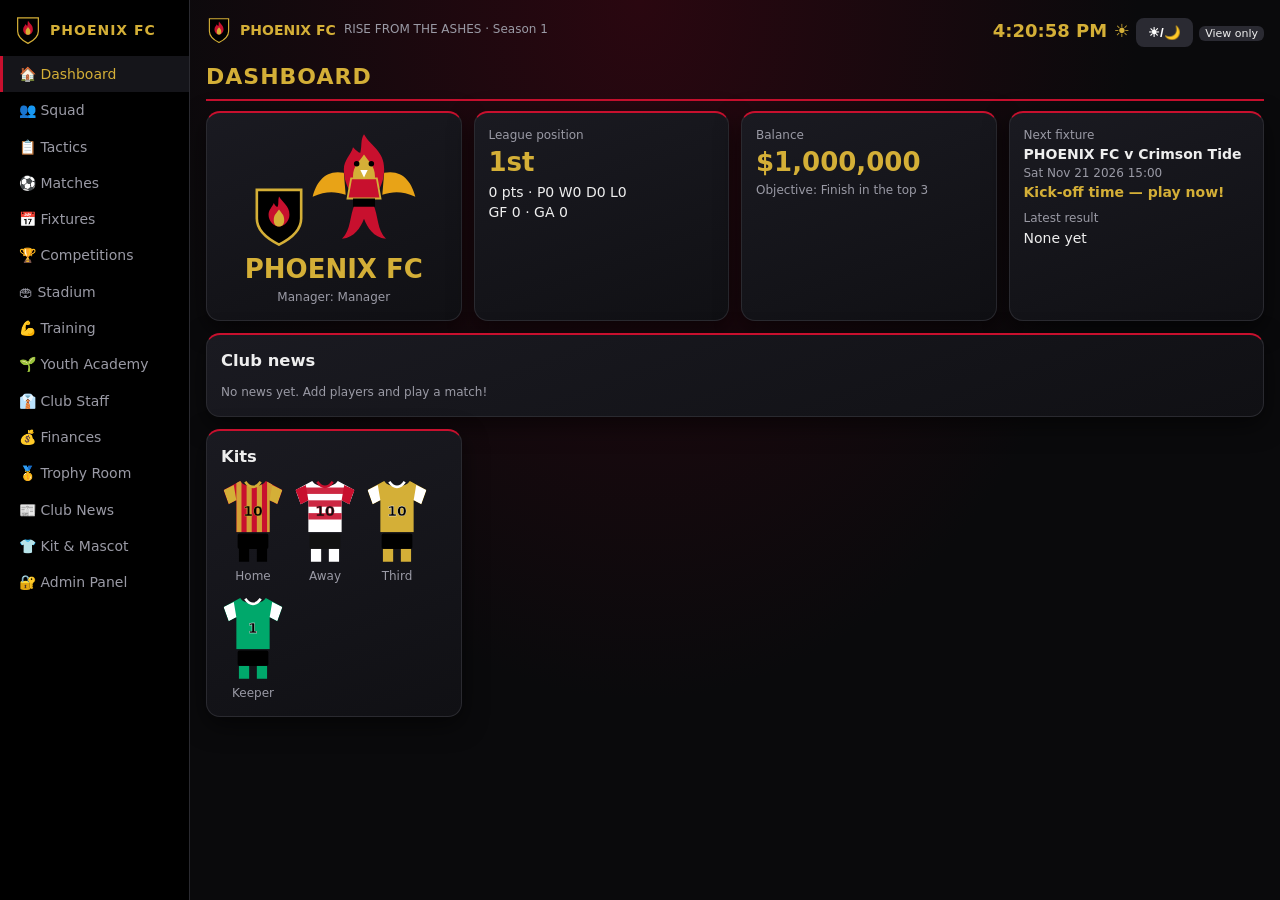
<file: index (2).html>
<!DOCTYPE html><html lang="en"><head><meta charset="utf-8"><meta name="viewport" content="width=device-width,initial-scale=1,viewport-fit=cover"><title>PHOENIX FC — Football Club Management</title><meta name="description" content="PHOENIX FC: a complete football club management game with squad, tactics, live match engine and a 50,000-seat stadium."><meta name="theme-color" content="#0a0a0c"><meta name="robots" content="index,follow"><meta name="apple-mobile-web-app-capable" content="yes"><link rel="manifest" href="data:application/manifest+json;charset=utf-8,%7B%22name%22%3A%22PHOENIX%20FC%22%2C%22short_name%22%3A%22Phoenix%22%2C%22display%22%3A%22standalone%22%2C%22background_color%22%3A%22%230a0a0c%22%2C%22theme_color%22%3A%22%230a0a0c%22%7D"><meta property="og:title" content="PHOENIX FC — Rise From The Ashes"><meta property="og:description" content="Manage your club, play live matches and win trophies."><link rel="icon" href="data:image/svg+xml,%3Csvg xmlns='http://www.w3.org/2000/svg' viewBox='0 0 40 46'%3E%3Cpath d='M3 3h34v22c0 10-9 16-17 20C12 41 3 35 3 25z' fill='%23000' stroke='%23d4af37' stroke-width='2'/%3E%3Cpath d='M20 8c3 5 8 7 8 14 0 5-4 9-8 9s-8-4-8-9c0-4 3-6 4-9 1 2 2 3 3 3 1-3 0-5 1-8z' fill='%23c8102e'/%3E%3C/svg%3E"><style id="css">
:root{box-sizing:border-box;padding-top:env(safe-area-inset-top,0px);padding-bottom:env(safe-area-inset-bottom,0px)}
html{scroll-padding-top:env(safe-area-inset-top,0px)}*{box-sizing:border-box}
body{margin:0;background:radial-gradient(ellipse at top,#2a0710 0,#0a0a0c 55%) fixed;color:#eee;font:14px/1.45 system-ui,Segoe UI,Roboto,sans-serif;--r:#c8102e;--g:#d4af37;--c:#15151a;--m:#9a9aa5;--s1:#4aa3ff;--s2:#cfeaff;--pi:#2f9e4a;--st:#7a7a88;--lo:0;--sh:.25}
body.night{--s1:#03050d;--s2:#111b3d;--pi:#1f7a38;--st:#2a2a38;--lo:.6;--sh:0}
.app{display:grid;grid-template-columns:190px 1fr;min-height:100vh}
nav{background:#000;border-right:1px solid #2a2a30;padding:10px 0;position:sticky;top:0;height:100vh;overflow:auto}
nav a{display:block;padding:8px 16px;color:var(--m);cursor:pointer;border-left:3px solid transparent}
nav a:hover{color:#fff}nav a.on{color:var(--g);border-color:var(--r);background:#15151a}
.logo{display:flex;gap:8px;align-items:center;padding:6px 14px 12px;font-weight:800;letter-spacing:1px;color:var(--g)}
main{padding:16px;overflow:auto;max-width:1200px}
.top{display:flex;gap:10px;align-items:center;justify-content:space-between;margin-bottom:12px;flex-wrap:wrap}
h2{margin:0 0 10px;color:var(--g);letter-spacing:1px}h3{margin:0 0 8px}
.g{display:grid;gap:12px;grid-template-columns:repeat(auto-fit,minmax(220px,1fr))}
.card{background:linear-gradient(160deg,#1a1a21,#101014);border:1px solid #2a2a30;border-top:2px solid var(--r);border-radius:14px;padding:14px;animation:in .35s;box-shadow:0 8px 24px #0008;transition:.2s}
@keyframes in{from{opacity:0;transform:translateY(8px)}}
.big{font-size:26px;font-weight:800;color:var(--g)}.mu{color:var(--m);font-size:12px}
button{background:linear-gradient(180deg,#e0183a,#a30d25);color:#fff;border:0;border-radius:8px;padding:7px 12px;cursor:pointer;font-weight:600;margin:2px;transition:.15s}button:active{transform:scale(.96)}
button.s{background:#2a2a32}button:hover{filter:brightness(1.2)}
input,select{background:#0d0d10;color:#eee;border:1px solid #333;border-radius:6px;padding:6px;margin:2px;max-width:100%}
table{width:100%;border-collapse:collapse}td,th{padding:5px 6px;border-bottom:1px solid #26262c;text-align:left}th{color:var(--g);font-size:12px}
.tw{overflow-x:auto}.tag{background:#2a2a32;border-radius:6px;padding:1px 6px;font-size:11px}
.av{display:inline-flex;width:30px;height:30px;border-radius:50%;align-items:center;justify-content:center;font-weight:700;font-size:11px;vertical-align:middle;margin-right:6px}
.bar{height:6px;background:#2a2a32;border-radius:3px;overflow:hidden}.bar i{display:block;height:100%;background:var(--g)}
.pitch{position:relative;width:100%;max-width:420px;aspect-ratio:2/3;margin:auto;background:repeating-linear-gradient(#2f9e4a 0 10%,#2a9044 10% 20%);border:3px solid #fff4;border-radius:8px;touch-action:none}
.pl{position:absolute;transform:translate(-50%,-50%);text-align:center;font-size:10px;cursor:grab;user-select:none;width:60px}
.pl b{display:flex;width:30px;height:30px;margin:0 auto;border-radius:50%;background:var(--k1,var(--r));color:var(--k4,#fff);border:2px solid var(--k3,var(--g));align-items:center;justify-content:center}
svg text{font-family:system-ui}.cr{animation:bob 1s infinite alternate}@keyframes bob{to{transform:translateY(-2px)}}
.sky{fill:url(#sg)}.pit{fill:var(--pi);transition:fill 2s}.stn{fill:var(--st);transition:fill 2s}
.feed{max-height:260px;overflow:auto;font-size:13px}.feed div{padding:3px 0;border-bottom:1px solid #222;animation:in .3s}
.mas{width:110px;animation:fl 2s infinite ease-in-out}@keyframes fl{50%{transform:translateY(-6px)}}
.mas.happy{animation:jp .5s infinite}@keyframes jp{50%{transform:translateY(-24px) scale(1.1)}}
.mas.sad{animation:none;filter:grayscale(1);transform:scale(.85) rotate(-8deg)}
.warn{background:#3a2a00;border:1px solid var(--g);padding:8px;border-radius:8px;font-size:12px}
@media(max-width:760px){.app{display:block}nav{position:static;height:auto;display:flex;overflow-x:auto;padding:0}nav a{white-space:nowrap;border-left:0;border-bottom:3px solid transparent}nav a.on{border-bottom-color:var(--r)}.logo{display:none}}
.mh{display:grid;grid-template-columns:1fr auto 1fr;text-align:center;align-items:center;position:relative;margin-bottom:8px}.mscore{font-size:40px;font-weight:900;color:var(--g);letter-spacing:4px}.oc{width:44px;height:44px;border-radius:50%;background:#2a2a32;display:inline-flex;align-items:center;justify-content:center;font-weight:800}.fl{position:absolute;left:0;right:0;top:0;font-size:34px;font-weight:900;animation:pop 2.5s forwards;text-shadow:0 0 20px currentColor;pointer-events:none}@keyframes pop{0%{transform:scale(.3);opacity:0}15%{transform:scale(1.3);opacity:1}100%{transform:scale(1);opacity:0}}nav a{transition:.2s}h2{font-size:22px;border-bottom:2px solid var(--r);padding-bottom:6px}.card:hover{border-color:#d4af3755}
#toast{position:fixed;left:50%;bottom:24px;transform:translateX(-50%) translateY(30px);background:#000;border:1px solid var(--g);color:#fff;padding:8px 16px;border-radius:20px;opacity:0;transition:.3s;z-index:100;pointer-events:none}#toast.on{opacity:1;transform:translateX(-50%)}#wl{position:fixed;inset:0;background:#000c;z-index:99;overflow:auto;padding:12px}
</style></head><body class="day"><div class="app"><nav id="nav"></nav><main><div class="top"><div id="hd"></div><div><span id="clk" class="big" style="font-size:18px"></span> <button class="s" onclick="tg()">☀/🌙</button> <span id="ctl"></span> <span id="sv" class="mu"></span></div></div><div id="main"></div></main></div><noscript>PHOENIX FC needs JavaScript enabled.</noscript>
<script id="seed" type="application/json">{"club":"PHOENIX FC","mgr":"Manager","bal":1000000,"season":1,"players":[],"xi":[],"bench":[],"cap":null,"vc":null,"form":"4-3-3","tac":{"m":"balanced","p":5,"l":5,"s":"mixed"},"pos":{},"staff":{"Club Director":"A. Director","Academy Director":"B. Academy","Head Coach":"C. Coach","Assistant Coach":"D. Assistant","Fitness Coach":"E. Fitness","Goalkeeping Coach":"F. Keeper","Medical Staff":"G. Medic"},"acad":[],"fx":[{"id":1,"opp":"Crimson Tide","home":true,"comp":"League","date":"Sat Nov 21 2026","ts":1795253400000,"ko":"15:00","done":false},{"id":2,"opp":"Royal Harbour","home":true,"comp":"League","date":"Sat Nov 28 2026","ts":1795858200000,"ko":"15:00","done":false},{"id":3,"opp":"Black Lions","home":false,"comp":"League","date":"Sat Dec 05 2026","ts":1796463000000,"ko":"15:00","done":false},{"id":4,"opp":"Black Lions","home":true,"comp":"League","date":"Sat Dec 12 2026","ts":1797067800000,"ko":"15:00","done":false},{"id":5,"opp":"Granite Athletic","home":true,"comp":"League","date":"Sat Dec 19 2026","ts":1797672600000,"ko":"15:00","done":false},{"id":6,"opp":"Valley Rangers","home":false,"comp":"League","date":"Sat Dec 26 2026","ts":1798277400000,"ko":"15:00","done":false},{"id":7,"opp":"Northgate United","home":true,"comp":"League","date":"Sat Jan 02 2027","ts":1798882200000,"ko":"15:00","done":false},{"id":8,"opp":"Atlas City","home":true,"comp":"League","date":"Sat Jan 09 2027","ts":1799487000000,"ko":"15:00","done":false},{"id":9,"opp":"Eastfield Athletic","home":true,"comp":"League","date":"Sat Jan 16 2027","ts":1800091800000,"ko":"15:00","done":false},{"id":10,"opp":"Westport United","home":false,"comp":"League","date":"Sat Jan 23 2027","ts":1800696600000,"ko":"15:00","done":false},{"id":11,"opp":"Lakeside FC","home":false,"comp":"League","date":"Sat Jan 30 2027","ts":1801301400000,"ko":"15:00","done":false},{"id":12,"opp":"Monarch City","home":false,"comp":"League","date":"Sat Feb 06 2027","ts":1801906200000,"ko":"15:00","done":false},{"id":13,"opp":"Monarch City","home":true,"comp":"League","date":"Sat Feb 13 2027","ts":1802511000000,"ko":"15:00","done":false},{"id":14,"opp":"Lakeside FC","home":true,"comp":"League","date":"Sat Feb 20 2027","ts":1803115800000,"ko":"15:00","done":false},{"id":15,"opp":"Sunvale Rovers","home":true,"comp":"League","date":"Sat Feb 27 2027","ts":1803720600000,"ko":"15:00","done":false},{"id":16,"opp":"Crimson Tide","home":false,"comp":"League","date":"Sat Mar 06 2027","ts":1804325400000,"ko":"15:00","done":false},{"id":17,"opp":"Dockyard Town","home":false,"comp":"League","date":"Sat Mar 13 2027","ts":1804930200000,"ko":"15:00","done":false},{"id":18,"opp":"Atlas City","home":false,"comp":"League","date":"Sat Mar 20 2027","ts":1805535000000,"ko":"15:00","done":false},{"id":19,"opp":"Thunder Hill","home":true,"comp":"League","date":"Sat Mar 27 2027","ts":1806139800000,"ko":"15:00","done":false},{"id":20,"opp":"Sunvale Rovers","home":false,"comp":"League","date":"Sat Apr 03 2027","ts":1806744600000,"ko":"15:00","done":false},{"id":21,"opp":"Harborview FC","home":true,"comp":"League","date":"Sat Apr 10 2027","ts":1807349400000,"ko":"15:00","done":false},{"id":22,"opp":"Silver Oaks","home":false,"comp":"League","date":"Sat Apr 17 2027","ts":1807954200000,"ko":"15:00","done":false},{"id":23,"opp":"Royal Harbour","home":false,"comp":"League","date":"Sat Apr 24 2027","ts":1808559000000,"ko":"15:00","done":false},{"id":24,"opp":"Valley Rangers","home":true,"comp":"League","date":"Sat May 01 2027","ts":1809163800000,"ko":"15:00","done":false},{"id":25,"opp":"Falcon Park","home":true,"comp":"League","date":"Sat May 08 2027","ts":1809768600000,"ko":"15:00","done":false},{"id":26,"opp":"Eastfield Athletic","home":false,"comp":"League","date":"Sat May 15 2027","ts":1810373400000,"ko":"15:00","done":false},{"id":27,"opp":"Iron Wolves","home":false,"comp":"League","date":"Sat May 22 2027","ts":1810978200000,"ko":"15:00","done":false},{"id":28,"opp":"Falcon Park","home":false,"comp":"League","date":"Sat May 29 2027","ts":1811583000000,"ko":"15:00","done":false},{"id":29,"opp":"Iron Wolves","home":true,"comp":"League","date":"Sat Jun 05 2027","ts":1812187800000,"ko":"15:00","done":false},{"id":30,"opp":"Granite Athletic","home":false,"comp":"League","date":"Sat Jun 12 2027","ts":1812792600000,"ko":"15:00","done":false},{"id":31,"opp":"Dockyard Town","home":true,"comp":"League","date":"Sat Jun 19 2027","ts":1813397400000,"ko":"15:00","done":false},{"id":32,"opp":"Silver Oaks","home":true,"comp":"League","date":"Sat Jun 26 2027","ts":1814002200000,"ko":"15:00","done":false},{"id":33,"opp":"Thunder Hill","home":false,"comp":"League","date":"Sat Jul 03 2027","ts":1814607000000,"ko":"15:00","done":false},{"id":34,"opp":"Northgate United","home":false,"comp":"League","date":"Sat Jul 10 2027","ts":1815211800000,"ko":"15:00","done":false},{"id":35,"opp":"Westport United","home":true,"comp":"League","date":"Sat Jul 17 2027","ts":1815816600000,"ko":"15:00","done":false},{"id":36,"opp":"Stonebridge Town","home":false,"comp":"League","date":"Sat Jul 24 2027","ts":1816421400000,"ko":"15:00","done":false},{"id":37,"opp":"Harborview FC","home":false,"comp":"League","date":"Sat Jul 31 2027","ts":1817026200000,"ko":"15:00","done":false},{"id":38,"opp":"Stonebridge Town","home":true,"comp":"League","date":"Sat Aug 07 2027","ts":1817631000000,"ko":"15:00","done":false}],"tab":{"ME":{"p":0,"w":0,"d":0,"l":0,"gf":0,"ga":0},"Iron Wolves":{"p":0,"w":0,"d":0,"l":0,"gf":0,"ga":0},"Northgate United":{"p":0,"w":0,"d":0,"l":0,"gf":0,"ga":0},"Royal Harbour":{"p":0,"w":0,"d":0,"l":0,"gf":0,"ga":0},"Sunvale Rovers":{"p":0,"w":0,"d":0,"l":0,"gf":0,"ga":0},"Crimson Tide":{"p":0,"w":0,"d":0,"l":0,"gf":0,"ga":0},"Black Lions":{"p":0,"w":0,"d":0,"l":0,"gf":0,"ga":0},"Atlas City":{"p":0,"w":0,"d":0,"l":0,"gf":0,"ga":0},"Dockyard Town":{"p":0,"w":0,"d":0,"l":0,"gf":0,"ga":0},"Eastfield Athletic":{"p":0,"w":0,"d":0,"l":0,"gf":0,"ga":0},"Lakeside FC":{"p":0,"w":0,"d":0,"l":0,"gf":0,"ga":0},"Stonebridge Town":{"p":0,"w":0,"d":0,"l":0,"gf":0,"ga":0},"Falcon Park":{"p":0,"w":0,"d":0,"l":0,"gf":0,"ga":0},"Valley Rangers":{"p":0,"w":0,"d":0,"l":0,"gf":0,"ga":0},"Westport United":{"p":0,"w":0,"d":0,"l":0,"gf":0,"ga":0},"Monarch City":{"p":0,"w":0,"d":0,"l":0,"gf":0,"ga":0},"Granite Athletic":{"p":0,"w":0,"d":0,"l":0,"gf":0,"ga":0},"Silver Oaks":{"p":0,"w":0,"d":0,"l":0,"gf":0,"ga":0},"Harborview FC":{"p":0,"w":0,"d":0,"l":0,"gf":0,"ga":0},"Thunder Hill":{"p":0,"w":0,"d":0,"l":0,"gf":0,"ga":0}},"news":[],"fin":[],"tro":[],"pop":50,"cup":0,"cupOut":false,"obj":"Finish in the top 3","stad":{"cap":50000,"vip":2000,"att":0,"va":0},"night":null,"nid":39,"pwh":"","ver":2,"seen":0,"teams":[["Iron Wolves",72],["Northgate United",68],["Royal Harbour",75],["Sunvale Rovers",64],["Crimson Tide",70],["Black Lions",66],["Atlas City",78],["Dockyard Town",60],["Eastfield Athletic",63],["Lakeside FC",67],["Stonebridge Town",61],["Falcon Park",71],["Valley Rangers",59],["Westport United",69],["Monarch City",76],["Granite Athletic",62],["Silver Oaks",65],["Harborview FC",58],["Thunder Hill",73]],"last":null,"kitSel":"h","kit":{"h":{"c":["#c8102e","#000000","#d4af37","#000000"],"p":"stripes"},"a":{"c":["#ffffff","#111111","#c8102e","#ffffff"],"p":"hoops"},"t":{"c":["#d4af37","#000000","#ffffff","#d4af37"],"p":"solid"},"g":{"c":["#00a86b","#000000","#ffffff","#00a86b"],"p":"solid"}},"mas":{"name":"Blaze","c1":"#c8102e","c2":"#d4af37","c3":"#e8a317","kit":true},"cust":[],"mood":"","rev":2}</script><script id="app">
const HEADH="<meta charset=\"utf-8\"><meta name=\"viewport\" content=\"width=device-width,initial-scale=1,viewport-fit=cover\"><title>PHOENIX FC — Football Club Management</title><meta name=\"description\" content=\"PHOENIX FC: a complete football club management game with squad, tactics, live match engine and a 50,000-seat stadium.\"><meta name=\"theme-color\" content=\"#0a0a0c\"><meta name=\"robots\" content=\"index,follow\"><meta name=\"apple-mobile-web-app-capable\" content=\"yes\"><link rel=\"manifest\" href=\"data:application/manifest+json;charset=utf-8,%7B%22name%22%3A%22PHOENIX%20FC%22%2C%22short_name%22%3A%22Phoenix%22%2C%22display%22%3A%22standalone%22%2C%22background_color%22%3A%22%230a0a0c%22%2C%22theme_color%22%3A%22%230a0a0c%22%7D\"><meta property=\"og:title\" content=\"PHOENIX FC — Rise From The Ashes\"><meta property=\"og:description\" content=\"Manage your club, play live matches and win trophies.\"><link rel=\"icon\" href=\"data:image/svg+xml,%3Csvg xmlns='http://www.w3.org/2000/svg' viewBox='0 0 40 46'%3E%3Cpath d='M3 3h34v22c0 10-9 16-17 20C12 41 3 35 3 25z' fill='%23000' stroke='%23d4af37' stroke-width='2'/%3E%3Cpath d='M20 8c3 5 8 7 8 14 0 5-4 9-8 9s-8-4-8-9c0-4 3-6 4-9 1 2 2 3 3 3 1-3 0-5 1-8z' fill='%23c8102e'/%3E%3C/svg%3E\">",BODYH="<div class=\"app\"><nav id=\"nav\"></nav><main><div class=\"top\"><div id=\"hd\"></div><div><span id=\"clk\" class=\"big\" style=\"font-size:18px\"></span> <button class=\"s\" onclick=\"tg()\">☀/🌙</button> <span id=\"ctl\"></span> <span id=\"sv\" class=\"mu\"></span></div></div><div id=\"main\"></div></main></div><noscript>PHOENIX FC needs JavaScript enabled.</noscript>\n";
const K='pfc1',OPP=[['Iron Wolves',72],['Northgate United',68],['Royal Harbour',75],['Sunvale Rovers',64],['Crimson Tide',70],['Black Lions',66],['Atlas City',78],['Dockyard Town',60]];
const FORM={'4-3-3':[4,3,3],'4-4-2':[4,4,2],'4-2-3-1':[4,2,3,1],'3-5-2':[3,5,2],'3-4-3':[3,4,3],'5-3-2':[5,3,2]};
const NAV=[['dash','Dashboard'],['squad','Squad'],['tac','Tactics'],['match','Matches'],['fix','Fixtures'],['comp','Competitions'],['stad','Stadium'],['train','Training'],['acad','Youth Academy'],['staff','Club Staff'],['fin','Finances'],['tro','Trophy Room'],['news','Club News'],['kit','Kit & Mascot'],['admin','Admin Panel']];
const def=()=>({club:'PHOENIX FC',mgr:'Manager',bal:1e6,season:1,players:[],xi:[],bench:[],cap:null,vc:null,form:'4-3-3',tac:{m:'balanced',p:5,l:5,s:'mixed'},pos:{},staff:{'Club Director':'A. Director','Academy Director':'B. Academy','Head Coach':'C. Coach','Assistant Coach':'D. Assistant','Fitness Coach':'E. Fitness','Goalkeeping Coach':'F. Keeper','Medical Staff':'G. Medic'},acad:[],fx:[],tab:{},news:[],fin:[],tro:[],pop:50,cup:0,cupOut:false,obj:'Finish in the top 3',stad:{cap:50000,vip:2000,att:0,va:0},night:null,nid:1,pwh:'',ver:0,seen:0,teams:DEFT.map(x=>[x[0],x[1]]),last:null,kitSel:'h',kit:{h:{c:['#c8102e','#000000','#d4af37','#000000'],p:'stripes'},a:{c:['#ffffff','#111111','#c8102e','#ffffff'],p:'hoops'},t:{c:['#d4af37','#000000','#ffffff','#d4af37'],p:'solid'},g:{c:['#00a86b','#000000','#ffffff','#00a86b'],p:'solid'}},mas:{name:'Blaze',c1:'#c8102e',c2:'#d4af37',c3:'#e8a317',kit:true},cust:[],mood:''});
let S,$=s=>document.querySelector(s),cur='dash',M=null,T=null,edit=null,adm=false;
const $$=s=>document.querySelectorAll(s),R=(a,b)=>a+Math.floor(Math.random()*(b-a+1)),ch=a=>a[R(0,a.length-1)],fm=n=>'$'+Math.round(n).toLocaleString(),P=id=>S.players.find(p=>p.id==id);
function load(){let s=null;try{const e=document.getElementById('seed');if(e&&e.textContent.trim()&&e.textContent.trim()!='null')s=JSON.parse(e.textContent)}catch(e){}return Object.assign(def(),s||{})}
function save(){if(RO)return;const j=JSON.stringify(Object.assign({},S,{rev:0}));if(j!==save._j){save._j=j;S.rev=(S.rev||0)+1}try{localStorage.setItem(K,JSON.stringify(S))}catch(e){}$('#sv').textContent='Saved '+new Date().toLocaleTimeString();ctl()}
function gen(){S.tab={ME:{p:0,w:0,d:0,l:0,gf:0,ga:0}};OPP.forEach(o=>S.tab[o[0]]={p:0,w:0,d:0,l:0,gf:0,ga:0});S.fx=[];let a=[];OPP.forEach(o=>{a.push([o[0],1]);a.push([o[0],0])});a.sort(()=>Math.random()-.5);a.forEach((x,i)=>S.fx.push({id:S.nid++,opp:x[0],home:!!x[1],comp:'League',date:fxd(i).toDateString(),ts:fxd(i).getTime(),ko:'15:00',done:false}))}
function news(t){S.news.unshift({d:new Date().toLocaleDateString(),t});S.news=S.news.slice(0,40)}
function fin(t,a){S.bal+=a;S.fin.unshift({t,a,b:S.bal});S.fin=S.fin.slice(0,80)}
function oS(n){return(OPP.find(o=>o[0]==n)||[0,65])[1]}
function nav(){$('#nav').innerHTML='<div class="logo">'+crest(28)+'PHOENIX FC</div>'+NAV.map((n,i)=>`<a data-v="${n[0]}" onclick="go('${n[0]}')">${'🏠👥📋⚽📅🏆🏟💪🌱👔💰🥇📰👕🔐'.match(/./gu)[i]} ${n[1]}</a>`).join('')}
function crest(s){return`<svg width="${s}" height="${s}" viewBox="0 0 40 46"><path d="M3 3h34v22c0 10-9 16-17 20C12 41 3 35 3 25z" fill="#000" stroke="#d4af37" stroke-width="2"/><path d="M20 8c3 5 8 7 8 14 0 5-4 9-8 9s-8-4-8-9c0-4 3-6 4-9 1 2 2 3 3 3 1-3 0-5 1-8z" fill="#c8102e"/><path d="M20 18c2 3 4 4 4 8s-2 5-4 5-4-1-4-5 2-5 4-8z" fill="#d4af37"/></svg>`}
function mas(){return`<svg class="mas ${S.mood}" viewBox="0 0 120 120"><path d="M60 8c8 14 22 18 22 38 0 20-12 34-22 34S38 66 38 46c0-10 8-16 10-24 4 4 6 6 8 6 2-8 0-14 4-20z" fill="#c8102e"/><path d="M60 30c5 8 12 12 12 24s-6 18-12 18-12-6-12-18 7-16 12-24z" fill="#d4af37"/><path d="M38 50C18 46 8 60 4 76c14-6 24-6 36-2zM82 50c20-4 30 10 34 26-14-6-24-6-36-2z" fill="#e8a317"/><path d="M50 78c-6 14-4 28-14 38 14-2 20-12 24-22 4 10 10 20 24 22-10-10-8-24-14-38z" fill="#c8102e"/><circle cx="52" cy="44" r="3" fill="#000"/><circle cx="68" cy="44" r="3" fill="#000"/><path d="M56 52h8l-4 8z" fill="#fff"/></svg>`}
function mood(m){S.mood=m;const e=$('.mas');if(e)e.setAttribute('class','mas '+m);setTimeout(()=>{S.mood='';const e=$('.mas');if(e)e.setAttribute('class','mas')},4000)}
function night(){return S.night!==null?S.night:(new Date().getHours()<6||new Date().getHours()>=18)}
function tg(){S.night=!night();tick();save()}
function tick(){$('#clk').textContent=new Date().toLocaleTimeString()+(night()?' 🌙':' ☀');document.body.className=night()?'night':'day';const c=$('#cd'),nx=S.fx.find(f=>!f.done);if(c&&nx&&nx.ts){const d=nx.ts-Date.now();c.textContent=d>0?'Kick-off in '+Math.floor(d/864e5)+'d '+Math.floor(d%864e5/36e5)+'h '+Math.floor(d%36e5/6e4)+'m '+Math.floor(d%6e4/1e3)+'s':'Kick-off time — play now!'}}
function hd(){$('#hd').innerHTML=`<b style="color:var(--g)">${S.club}</b> · <span class="mu">RISE FROM THE ASHES · Season ${S.season}</span>`}
function go(v){cur=v;$$('nav a').forEach(a=>a.classList.toggle('on',a.dataset.v==v));$('#main').innerHTML=V[v]();if(PO[v]&&!RO)PO[v]();if(RO)lock();hd();try{sessionStorage.setItem('pfcv',v)}catch(e){}}
function av(p){const c={GK:'#e8a317',DEF:'#2a6fdb',MID:'#2a9d5a',FWD:'#c8102e'}[p.pos];return`<span class="av" style="background:${c}">${p.name.split(' ').map(x=>x[0]).join('').slice(0,2)}</span>`}
function table(){return Object.entries(S.tab).map(([k,v])=>({n:k=='ME'?S.club:k,k,...v,gd:v.gf-v.ga,pts:v.w*3+v.d})).sort((a,b)=>b.pts-a.pts||b.gd-a.gd||b.gf-a.gf)}
function stadium(){let ratio=S.stad.att?S.stad.att/S.stad.cap:.5,d='',cs=['#c8102e','#d4af37','#fff','#c8102e'];
const st=(x,y,w,h)=>{for(let i=x;i<x+w;i+=11)for(let j=y;j<y+h;j+=11)if(Math.random()<ratio)d+=`<circle cx="${i+5}" cy="${j+5}" r="3" fill="${ch(cs)}" ${Math.random()<.3?`class="cr" style="animation-delay:${Math.random()}s"`:''}/>`};
st(100,52,600,95);st(100,372,600,95);st(42,160,166,200);st(592,160,166,200);
let ads='';for(let i=0;i<6;i++)ads+=`<text x="${232+i*60}" y="158" font-size="7" fill="#d4af37">PHOENIX FC</text>`;
return`<svg viewBox="0 0 800 520" style="width:100%;border-radius:12px;background:var(--s1)"><defs><linearGradient id="sg" x1="0" y1="0" x2="0" y2="1"><stop offset="0" style="stop-color:var(--s1)"/><stop offset="1" style="stop-color:var(--s2)"/></linearGradient><radialGradient id="gl"><stop offset="0" stop-color="#fffbd0" stop-opacity=".9"/><stop offset="1" stop-color="#fffbd0" stop-opacity="0"/></radialGradient></defs>
<rect class="sky" width="800" height="520"/><rect class="stn" x="100" y="48" width="600" height="102"/><rect class="stn" x="100" y="368" width="600" height="102"/><rect class="stn" x="40" y="156" width="170" height="208"/><rect class="stn" x="590" y="156" width="170" height="208"/>
<rect x="350" y="48" width="100" height="102" fill="#d4af3744"/><text x="400" y="62" fill="#d4af37" font-size="8" text-anchor="middle">VIP HOSPITALITY (2,000)</text>
${[0,1,2,3,4,5,6,7].map(i=>`<rect x="${112+i*72}" y="48" width="56" height="9" fill="#000a" stroke="#d4af37" stroke-width=".5"/>`).join('')}
${d}<rect class="pit" x="210" y="160" width="380" height="200"/><rect x="210" y="160" width="380" height="200" fill="#000" opacity="var(--sh)" style="transform:scaleY(.25);transform-origin:bottom"/>
<g fill="none" stroke="#fff" stroke-width="1.5" opacity=".8"><rect x="214" y="164" width="372" height="192"/><path d="M400 164v192"/><circle cx="400" cy="260" r="26"/><rect x="214" y="215" width="50" height="90"/><rect x="536" y="215" width="50" height="90"/></g>
<rect x="204" y="245" width="6" height="30" fill="none" stroke="#fff" stroke-dasharray="2"/><rect x="590" y="245" width="6" height="30" fill="none" stroke="#fff" stroke-dasharray="2"/>
${[[214,164],[586,164],[214,356],[586,356]].map(c=>`<path d="M${c[0]} ${c[1]}v-9" stroke="#c8102e" stroke-width="2"/>`).join('')}
${ads}<text x="400" y="266" fill="#fff4" font-size="12" text-anchor="middle">🔥 PHOENIX FC</text><circle id="ball" cx="400" cy="260" r="4.5" fill="#fff" stroke="#000" style="transition:all .6s"/>
<rect x="290" y="6" width="220" height="34" rx="4" fill="#000" stroke="#d4af37"/><text id="sb" x="400" y="29" fill="#ff3b3b" font-size="17" font-weight="700" text-anchor="middle" font-family="monospace">${sbT()}</text>
${[[70,60],[730,60],[70,460],[730,460]].map(c=>`<circle cx="${c[0]}" cy="${c[1]}" r="95" fill="url(#gl)" opacity="var(--lo)" style="transition:opacity 2s"/><circle cx="${c[0]}" cy="${c[1]}" r="6" fill="#fffbd0"/>`).join('')}</svg>`}
function sbT(){return M?`${M.n.slice(0,3).toUpperCase()} ${M.us}-${M.th} ${M.opp.slice(0,3).toUpperCase()} ${M.min}'`:'PHX 0-0 --- 00\''}
function dash0(){const t=table(),i=t.findIndex(x=>x.k=='ME'),m=S.tab.ME,nx=S.fx.find(f=>!f.done);
return`<h2>DASHBOARD</h2><div class="g"><div class="card" style="text-align:center">${crest(60)}${mas()}<div class="big">${S.club}</div><div class="mu">Manager: ${S.mgr}</div></div>
<div class="card"><div class="mu">League position</div><div class="big">${i+1}${['st','nd','rd'][i]||'th'}</div><div>${t[i].pts} pts · P${m.p} W${m.w} D${m.d} L${m.l}</div><div>GF ${m.gf} · GA ${m.ga}</div></div>
<div class="card"><div class="mu">Balance</div><div class="big">${fm(S.bal)}</div><div class="mu">Objective: ${S.obj}</div></div>
<div class="card"><div class="mu">Next fixture</div>${nx?`<b>${nx.home?S.club+' v '+nx.opp:nx.opp+' v '+S.club}</b><div class="mu">${nx.date} ${nx.ko}</div><div id="cd" style="color:var(--g);font-weight:700"></div>`:'Season complete'}<div class="mu" style="margin-top:8px">Latest result</div>${S.last?`<b>${S.last}</b>`:'None yet'}</div>
<div class="card" style="grid-column:1/-1"><h3>Club news</h3>${S.news.slice(0,5).map(n=>`<div>${n.d} — ${n.t}</div>`).join('')||'<span class="mu">No news yet. Add players and play a match!</span>'}</div></div>`}
function pRow(p){return`<tr><td>${av(p)}${p.name}${S.cap==p.id?' <span class="tag">C</span>':''}${S.vc==p.id?' <span class="tag">VC</span>':''}</td><td>${p.num}</td><td>${p.nat}</td><td>${p.age}</td><td>${p.pos}</td><td><b>${p.ovr}</b></td><td>${p.fit}</td><td>${p.mor}</td><td>${p.inj>0?'Injured '+p.inj:'Fit'}</td><td>${S.xi.includes(p.id)?'XI':S.bench.includes(p.id)?'Sub':'-'}</td><td style="white-space:nowrap"><button class="s" onclick="selX(${p.id})">XI</button><button class="s" onclick="selB(${p.id})">Sub</button><button class="s" onclick="S.cap=${p.id};save();go('squad')">©</button><button class="s" onclick="S.vc=${p.id};save();go('squad')">VC</button><button class="s" onclick="edit=${p.id};go('squad')">Edit</button><button onclick="rem(${p.id})">✕</button></td></tr>`}
function squad(){const e=edit?P(edit):{name:'',num:'',nat:'',age:22,pos:'MID',ovr:60};
return`<h2>SQUAD</h2><div class="card"><h3>${edit?'Edit player':'Add player'}</h3><input id="pn" placeholder="Name" value="${e.name}"><input id="pu" type="number" placeholder="No." style="width:70px" value="${e.num}"><input id="pt" placeholder="Nationality" value="${e.nat}"><input id="pa" type="number" style="width:70px" value="${e.age}"><select id="pp">${['GK','DEF','MID','FWD'].map(x=>`<option ${e.pos==x?'selected':''}>${x}</option>`).join('')}</select><input id="po" type="number" min="30" max="99" style="width:70px" value="${e.ovr}"><button onclick="addP()">${edit?'Save':'Add'}</button>${edit?'<button class="s" onclick="edit=null;go(\'squad\')">Cancel</button>':''}</div>
<div class="card tw" style="margin-top:12px"><table><tr><th>Player</th><th>#</th><th>Nat</th><th>Age</th><th>Pos</th><th>OVR</th><th>Fit</th><th>Mor</th><th>Status</th><th>Role</th><th></th></tr>${S.players.map(pRow).join('')||'<tr><td colspan=11 class="mu">Empty squad — add players above.</td></tr>'}</table><div class="mu">XI ${S.xi.length}/11 · Bench ${S.bench.length}/7 · ${S.players.length} players</div><button onclick="auto()">Auto-pick XI</button></div>
${S.players.length?`<div class="card" style="margin-top:12px"><h3>Player stats</h3>${S.players.map(p=>`<div>${p.name}: ${p.apps} apps, ${p.goals} goals, form ${p.form}, xp ${p.xp}/100</div>`).join('')}</div>`:''}`}
function addP(){const n=$('#pn').value.trim(),u=+$('#pu').value;if(!n)return alert('Name required');if(S.players.some(p=>p.num==u&&p.id!=edit))return alert('Shirt number taken');
const o={name:n,num:u||R(1,99),nat:$('#pt').value||'-',age:+$('#pa').value||22,pos:$('#pp').value,ovr:Math.max(30,Math.min(99,+$('#po').value||60))};
if(edit)Object.assign(P(edit),o);else S.players.push({id:S.nid++,...o,fit:100,mor:70,form:6,xp:0,apps:0,goals:0,inj:0});edit=null;save();go('squad')}
function rem(id){if(!confirm('Remove player?'))return;S.players=S.players.filter(p=>p.id!=id);S.xi=S.xi.filter(x=>x!=id);S.bench=S.bench.filter(x=>x!=id);if(S.cap==id)S.cap=null;if(S.vc==id)S.vc=null;save();go(cur)}
function selX(id){const i=S.xi.indexOf(id);if(i>=0)S.xi.splice(i,1);else{if(S.xi.length>=11)return alert('XI is full');S.bench=S.bench.filter(x=>x!=id);S.xi.push(id)}save();go(cur)}
function selB(id){const i=S.bench.indexOf(id);if(i>=0)S.bench.splice(i,1);else{if(S.bench.length>=7)return alert('Bench is full');S.xi=S.xi.filter(x=>x!=id);S.bench.push(id)}save();go(cur)}
function auto(){const r=FORM[S.form],need={GK:1,DEF:r[0],FWD:r[r.length-1]};need.MID=10-need.DEF-need.FWD;const av=S.players.filter(p=>!p.inj).sort((a,b)=>b.ovr-a.ovr);S.xi=[];S.pos={};for(const k in need)av.filter(p=>p.pos==k).slice(0,need[k]).forEach(p=>S.xi.push(p.id));av.forEach(p=>{if(S.xi.length<11&&!S.xi.includes(p.id))S.xi.push(p.id)});S.bench=av.filter(p=>!S.xi.includes(p.id)).slice(0,7).map(p=>p.id);if(!S.cap)S.cap=S.xi[0];save();go(cur)}
function slots(){const r=[1,...FORM[S.form]],ord={GK:0,DEF:1,MID:2,FWD:3},xs=S.xi.map(P).filter(Boolean).sort((a,b)=>ord[a.pos]-ord[b.pos]),o=[];let k=0;r.forEach((n,ri)=>{for(let j=0;j<n&&k<xs.length;j++,k++){const p=xs[k],d=S.pos[p.id];o.push({p,x:d?d[0]:(j+1)/(n+1)*100,y:d?d[1]:92-ri*(80/(r.length-1))})}});return o}
function tac(){const t=S.tac,o=(a,v)=>a.map(x=>`<option ${x==v?'selected':''}>${x}</option>`).join('');
return`<h2>TACTICS</h2><div class="g"><div class="card"><div class="pitch" id="pt">${slots().map(s=>`<div class="pl" data-id="${s.p.id}" style="left:${s.x}%;top:${s.y}%"><b${s.p.pos=='GK'?` style="background:${S.kit.g.c[0]};color:${S.kit.g.c[2]};border-color:${S.kit.g.c[2]}"`:''}>${s.p.num}</b>${s.p.name.split(' ').pop()}${S.cap==s.p.id?' ©':''}</div>`).join('')}</div><div class="mu" style="text-align:center">Drag players to reposition. Select XI in Squad or auto-pick.</div></div>
<div class="card"><h3>Setup</h3>Formation <select onchange="S.form=this.value;S.pos={};save();go('tac')">${o(Object.keys(FORM),S.form)}</select><br>Mentality <select onchange="S.tac.m=this.value;save()">${o(['attacking','balanced','defensive'],t.m)}</select><br>Pressing <input type="range" min="1" max="10" value="${t.p}" onchange="S.tac.p=+this.value;save()"><br>Defensive line <input type="range" min="1" max="10" value="${t.l}" onchange="S.tac.l=+this.value;save()"><br>Passing <select onchange="S.tac.s=this.value;save()">${o(['short','mixed','direct'],t.s)}</select><br><button onclick="auto()">Auto-pick XI</button><div class="mu">Captain: ${S.cap&&P(S.cap)?P(S.cap).name:'none'} · Vice: ${S.vc&&P(S.vc)?P(S.vc).name:'none'}</div></div></div>`}
function drag(){const pt=$('#pt');if(!pt)return;let d=null;pt.onpointerdown=e=>{const el=e.target.closest('.pl');if(el){d=el;el.setPointerCapture(e.pointerId)}};pt.onpointermove=e=>{if(!d)return;const r=pt.getBoundingClientRect(),x=Math.max(5,Math.min(95,(e.clientX-r.left)/r.width*100)),y=Math.max(4,Math.min(96,(e.clientY-r.top)/r.height*100));d.style.left=x+'%';d.style.top=y+'%';S.pos[d.dataset.id]=[x,y]};pt.onpointerup=()=>{if(d){d=null;save()}}}
function str(side){const xs=(side||S.xi.map(P)).filter(Boolean);if(!xs.length)return 0;let s=xs.reduce((a,p)=>a+p.ovr*(.7+.3*p.fit/100)*(1+(p.mor-50)/500),0)/xs.length;return s}
function match0(){const nx=S.fx.find(f=>!f.done);
return`<h2>MATCHES</h2><div class="card"><h3>Match setup</h3><select id="mm"><option value="L">League: ${nx?(nx.home?'v ':'@ ')+nx.opp:'season complete'}</option><option value="C">Cup tie ${S.cupOut?'(eliminated)':'round '+(S.cup+1)+'/3'}</option>${OPP.map(o=>`<option value="F${o[0]}">Friendly: ${o[0]}</option>`).join('')}</select><select id="mh"><option value="1">Home</option><option value="0">Away</option></select><span class="mu">Formation ${S.form} · ${S.tac.m} · XI ${S.xi.length}/11</span> <button onclick="begin()">Start match</button></div><div id="live" style="margin-top:12px"></div>`}
function begin(){if(M&&!M.over)return alert('A match is already in progress — it keeps running until full-time.');const xs=S.xi.map(P).filter(Boolean);if(xs.length!=11)return alert('Select exactly 11 starters in Squad/Tactics (try Auto-pick XI).');if(xs.some(p=>p.inj))return alert('An injured player is in your XI.');
const m=$('#mm').value;let opp,comp,fx=null,home=$('#mh').value=='1',ko=false;
if(m=='L'){fx=S.fx.find(f=>!f.done);if(!fx)return alert('Season complete — start a new season in Admin.');opp=fx.opp;home=fx.home;comp='League'}
else if(m=='C'){if(S.cupOut||S.cup>=3)return alert('Cup campaign over for this season.');opp=OPP[S.cup*2+1][0];comp='Cup R'+(S.cup+1);ko=true}else{opp=m.slice(1);comp='Friendly'}
const imp=comp=='League'?.5:comp=='Friendly'?.1:.9,r=Math.min(1,.3+S.pop/200+imp*.15+(oppS(opp)-60)/200+Math.random()*.05),att=Math.round(S.stad.cap*r),va=Math.min(S.stad.vip,Math.round(S.stad.vip*Math.min(1,r+.1)));S.stad.att=att;S.stad.va=va;
M={n:S.club,opp,comp,fx,home,ko,us:0,th:0,min:0,ph:'1H',over:false,inj1:R(1,4),inj2:R(2,6),xi:xs.map(p=>p.id),bn:[...S.bench],st:{u:{sh:0,sot:0,co:0,fo:0,yc:0,rc:0,off:0,sv:0,ps:0},t:{sh:0,sot:0,co:0,fo:0,yc:0,rc:0,off:0,sv:0,ps:0}},sc:[],log:[],pen:'',red:{u:0,t:0},ev:0};
$('#live').innerHTML=`<div class="card"><div class="mh"><div>${kitSVG(S.kit[home?'h':'a'],48)}<br>${S.club}</div><div><div class="mscore" id="msc">0 - 0</div><div id="mclk" class="mu">0'</div></div><div><span class="oc">${opp.split(' ').map(x=>x[0]).join('').slice(0,2)}</span><br>${opp}</div></div>${stadium()}<div class="mu" style="margin:6px 0">${comp} · ${S.club} v ${opp} · ${home?'Home':'Away'} · Attendance ${att.toLocaleString()} (VIP ${va.toLocaleString()})</div><div id="stt"></div><button class="s" onclick="sub()">Substitution</button><button id="pz" onclick="pz()">⏸ Pause</button><select onchange="spd(+this.value)"><option value="1000">Live (1 min = 1 s)</option><option value="300">Fast</option><option value="140" selected>Quick</option><option value="8">Instant</option></select><div class="feed" id="fd"></div></div>`;
say('Kick-off! '+S.club+' v '+opp+' at a packed stadium.');M.spd=140;M.tm=setInterval(step,140)}
function oppS(n){return oS(n)}
function say(t,c){M.log.unshift(t);const f=$('#fd');if(f)f.innerHTML=`<div ${c?`style="color:${c}"`:''}>${M.min}' ${t}</div>`+f.innerHTML;sbu()}
function sbu(){const s=$('#sb');if(s)s.textContent=sbT();const q=$('#msc');if(q)q.textContent=M.us+' - '+M.th;const k=$('#mclk');if(k)k.textContent=M.min+"' · "+M.ph;const e=$('#stt');if(e){const a=M.st.u,b=M.st.t,tot=a.ps+b.ps||1;e.innerHTML=`<table><tr><th></th><th>${S.club}</th><th>${M.opp}</th></tr>${[['Score',M.us,M.th],['Possession',Math.round(a.ps/tot*100)+'%',Math.round(b.ps/tot*100)+'%'],['Shots',a.sh,b.sh],['On target',a.sot,b.sot],['Corners',a.co,b.co],['Fouls',a.fo,b.fo],['Yellow',a.yc,b.yc],['Red',a.rc,b.rc],['Offside',a.off,b.off],['Saves',a.sv,b.sv]].map(r=>`<tr><td>${r[0]}</td><td>${r[1]}</td><td>${r[2]}</td></tr>`).join('')}</table>`}}
function sub(){if(!M||M.over)return;const xs=M.xi.map(P).sort((a,b)=>a.fit-b.fit),o=xs.find(p=>p.pos!='GK'),bn=M.bn.map(P).find(b=>b.pos==o.pos)||P(M.bn[0]);if(!bn||M.subs>=5)return alert('No substitutions available');M.subs=(M.subs||0)+1;M.xi[M.xi.indexOf(o.id)]=bn.id;M.bn=M.bn.filter(x=>x!=bn.id);say(`Substitution: ${bn.name} replaces ${o.name}.`,'#d4af37')}
function step(){if(M.hold||M.paused)return;M.min++;const side=M.min,u=str(M.xi.map(P))*(1-.08*M.red.u)*(S.tac.m=='attacking'?1.03:S.tac.m=='defensive'?.98:1)*(M.home?1.03:1),t=oS(M.opp)*(1-.08*M.red.t),ft=M.ph=='ET'?0:0;
const pu=u/(u+t)+(S.tac.m=='attacking'?.04:S.tac.m=='defensive'?-.04:0)+(S.tac.p-5)*.005;M.st.u.ps+=pu*10;M.st.t.ps+=(1-pu)*10;const bl=$('#ball');if(bl){bl.setAttribute('cx',Math.min(580,Math.max(220,220+(pu*.6+Math.random()*.4)*360)));bl.setAttribute('cy',172+Math.random()*170)}
if(M.min==45+M.inj1&&M.ph=='1H'){say('Half-time. '+M.us+'-'+M.th,'#d4af37');M.ph='2H';M.hold=1;setTimeout(()=>{M.hold=0;say('Second half begins!')},M.fast?10:1200);M.min=45;return}
if(M.min==45&&M.ph=='1H')say('+'+M.inj1+' minutes of injury time.');
if(Math.random()<.3){const us=Math.random()<pu,K=us?'u':'t',O=us?'t':'u',nm=us?S.club:M.opp,r=Math.random();M.ev++;
if(r<.5){M.st[K].sh++;if(Math.random()<.45){M.st[K].sot++;const gp=.3*(((us?u:t)/(us?t:u))**1.5)*(us&&S.tac.m=='attacking'?1.05:1);if(Math.random()<gp)goal(us,Math.random()<.04?'penalty':Math.random()<.08?'free kick':'goal');else{M.st[O].sv++;say(nm+' shot saved!')}}else say(nm+' shoots wide.')}
else if(r<.62){M.st[K].co++;say('Corner to '+nm+'.');if(Math.random()<.1)goal(us,'header from the corner')}
else if(r<.78){M.st[O].fo++;const q=Math.random();if(q<.2){M.st[O].yc++;say('Yellow card for '+(us?M.opp:S.club)+'.','#ffd400')}else if(q<.23){M.st[O].rc++;M.red[O]++;say('RED CARD! '+(us?M.opp:S.club)+' down to '+(11-M.red[O])+'.','#ff4040')}else if(q<.3){say('Penalty to '+nm+'!');goal(us,Math.random()<.78?'penalty':'miss')}else say('Foul. Free kick to '+nm+'.')}
else if(r<.86){M.st[K].off++;say('Offside against '+nm+'.')}
else if(r<.88&&us){const p=P(ch(M.xi));if(p&&!p.inj){p.inj=R(1,4);say('Injury! '+p.name+' is hurt.','#ff4040')}}}
if(M.min>=90+M.inj2&&M.ph=='2H')return fin90();
if(M.ph=='ET'&&M.min==105){M.hold=1;say('Extra-time interval.');setTimeout(()=>M.hold=0,M.fast?10:600)}
if(M.ph=='ET'&&M.min>=120)return pens()}
function goal(us,k){if(k=='miss'){say((us?S.club:M.opp)+' penalty MISSED!');return}if(us){M.us++;const c=M.xi.map(P).filter(p=>p.pos!='GK'),w=c.flatMap(p=>Array(p.pos=='FWD'?5:p.pos=='MID'?3:1).fill(p)),s=ch(w);s.goals++;M.sc.push(s.id);say(`GOAL! ${s.name} scores (${k})! ${M.us}-${M.th}`,'#4cff7a');mood('happy');flash('⚽ GOAL! '+s.name,'#4cff7a')}else{M.th++;say(`GOAL for ${M.opp} (${k}). ${M.us}-${M.th}`,'#ff6b6b');mood('sad');flash('Goal for '+M.opp,'#ff6b6b')}}
function fin90(){if(M.ko&&M.us==M.th){M.ph='ET';M.min=90;M.hold=1;say('Full-time '+M.us+'-'+M.th+'. Extra time!','#d4af37');setTimeout(()=>M.hold=0,M.fast?10:1000);M.inj2=0;return}end()}
function pens(){let a=0,b=0,i=0;say('Penalty shootout!','#d4af37');for(i=0;i<5;i++){if(Math.random()<.75)a++;if(Math.random()<.75)b++}while(a==b){if(Math.random()<.75)a++;if(Math.random()<.75)b++}M.pen=a+'-'+b;M.penWin=a>b;say(`Shootout: ${S.club} ${a}-${b} ${M.opp}`,'#d4af37');end()}
function end(){clearInterval(M.tm);M.over=true;const w=M.us>M.th||M.penWin,d=M.us==M.th&&!M.ko;say(`FULL-TIME: ${S.club} ${M.us}-${M.th} ${M.opp}${M.pen?' (pens '+M.pen+')':''}`,'#d4af37');
const sc=`${S.club} ${M.us}-${M.th} ${M.opp}${M.pen?' (p '+M.pen+')':''}`;S.last=sc;(S.hist=S.hist||[]).unshift({d:new Date().toLocaleDateString(),c:M.comp,s:sc,a:S.stad.att});S.hist=S.hist.slice(0,60);
M.xi.map(P).forEach(p=>{p.apps++;p.fit=Math.max(30,p.fit-R(10,25));p.mor=Math.max(10,Math.min(100,p.mor+(w?6:d?0:-6)));p.form=Math.max(1,Math.min(10,p.form+(w?1:d?0:-1)))});S.players.forEach(p=>{if(p.inj>0)p.inj--});
if(M.comp=='League'){const a=S.tab.ME,b=S.tab[M.opp];a.p++;b.p++;a.gf+=M.us;a.ga+=M.th;b.gf+=M.th;b.ga+=M.us;if(M.us>M.th){a.w++;b.l++}else if(M.us<M.th){a.l++;b.w++}else{a.d++;b.d++}M.fx.done=true;M.fx.score=sc;
const rest=OPP.map(o=>o[0]).filter(n=>n!=M.opp).sort(()=>Math.random()-.5);for(let i=0;i+1<rest.length;i+=2){const x=S.tab[rest[i]],y=S.tab[rest[i+1]],g1=R(0,3),g2=R(0,3);x.p++;y.p++;x.gf+=g1;x.ga+=g2;y.gf+=g2;y.ga+=g1;if(g1>g2){x.w++;y.l++}else if(g1<g2){y.w++;x.l++}else{x.d++;y.d++}}}
if(M.comp.startsWith('Cup')){if(w){S.cup++;if(S.cup>=3){S.tro.push({t:'Domestic Cup',s:S.season});news('CUP WINNERS! Phoenix lift the cup.');mood('happy')}}else S.cupOut=true}
if(M.home){const gen=(S.stad.att-S.stad.va)*25,vip=S.stad.va*180;fin('Matchday revenue (general)',gen);fin('VIP revenue',vip)}fin('Sponsorship',30000);fin('Stadium operating costs',-40000);fin('Staff wages',-25000);fin('Player wages',-S.players.length*2500);
news(sc+' ('+M.comp+')');mood(w?'happy':d?'':'sad');
if(S.fx.every(f=>f.done)&&!S.lgDone){S.lgDone=1;const t=table();if(t[0].k=='ME'){S.tro.push({t:'League Title',s:S.season});news('LEAGUE CHAMPIONS! Season '+S.season)}else news('Season over. Finished '+(t.findIndex(x=>x.k=='ME')+1)+'th.')}
save();hd()}
function fix(){return`<h2>FIXTURES</h2><div class="card tw"><table><tr><th>Date</th><th>KO</th><th>Comp</th><th>Match</th><th>Result</th></tr>${S.fx.map(f=>`<tr><td>${f.date}</td><td>${f.ko}</td><td>${f.comp}</td><td>${f.home?S.club+' v '+f.opp:f.opp+' v '+S.club}</td><td>${f.done?f.score:'-'}</td></tr>`).join('')}</table></div>`}
function comp(){const t=table();return`<h2>COMPETITIONS</h2><div class="card tw"><h3>Domestic League — Season ${S.season}</h3><table><tr><th>#</th><th>Club</th><th>P</th><th>W</th><th>D</th><th>L</th><th>GF</th><th>GA</th><th>GD</th><th>Pts</th></tr>${t.map((r,i)=>`<tr style="${r.k=='ME'?'color:var(--g);font-weight:700':''}"><td>${i+1}${i<3?' ★':''}</td><td>${r.n}</td><td>${r.p}</td><td>${r.w}</td><td>${r.d}</td><td>${r.l}</td><td>${r.gf}</td><td>${r.ga}</td><td>${r.gd}</td><td>${r.pts}</td></tr>`).join('')}</table><div class="mu">★ qualification places · Win 3 · Draw 1 · Loss 0</div></div><div class="card" style="margin-top:12px"><h3>Domestic Cup</h3>${S.cup>=3?'Winners!':S.cupOut?'Eliminated':'Round '+(S.cup+1)+' of 3 — play from Matches'}</div>${custHTML()}`}
function stad(){const s=S.stad,l=n=>n.toLocaleString();return`<h2>PHOENIX FC STADIUM</h2><div class="card">${stadium()}</div><div class="g" style="margin-top:12px">${[['Capacity',l(s.cap)],['VIP capacity',l(s.vip)],['General capacity',l(s.cap-s.vip)],['Attendance',l(s.att)],['VIP attendance',l(s.va)],['Available seats',l(s.cap-s.att)],['Utilisation',Math.round(s.att/s.cap*100)+'%']].map(x=>`<div class="card"><div class="mu">${x[0]}</div><div class="big">${x[1]}</div></div>`).join('')}</div><div class="card" style="margin-top:12px">Time ${night()?'Night — floodlights on':'Day'} · <button onclick="tg();go('stad')">Toggle Day/Night</button><button class="s" onclick="S.night=null;tick();go('stad')">Auto (clock)</button></div>`}
function train(){return`<h2>TRAINING</h2><div class="card">Session cost $8,000 · fitness, XP and rating progress gradually.<br><select id="tt">${['Fitness','Attacking','Defensive','Passing','Tactical'].map(x=>`<option>${x}</option>`).join('')}</select><button onclick="doTrain()">Run session</button></div><div class="card" style="margin-top:12px">${S.players.map(p=>`<div>${p.name} ${p.pos} OVR <b>${p.ovr}</b> · fit ${p.fit} · mor ${p.mor} · form ${p.form} <div class="bar"><i style="width:${p.xp}%"></i></div></div>`).join('')||'<span class="mu">No players yet.</span>'}</div>`}
function doTrain(){if(!S.players.length)return alert('No players');if(S.bal<8000)return alert('Insufficient funds');const t=$('#tt').value;fin('Training expenses',-8000);S.players.forEach(p=>{if(p.inj>0)p.inj--;p.fit=Math.min(100,p.fit+(t=='Fitness'?10:-2)+4);p.mor=Math.min(100,p.mor+1);p.xp+=R(8,20)+(t=='Fitness'?0:4);if(p.xp>=100){p.xp-=100;if(p.ovr<99){p.ovr++;news(p.name+' improved to '+p.ovr+' OVR')}}});save();go('train')}
function acad(){return`<h2>YOUTH ACADEMY</h2><div class="card">Director: <b>${S.staff['Academy Director']}</b><br><button onclick="recruit()">Recruit prospect ($15,000)</button></div><div class="card tw" style="margin-top:12px"><table><tr><th>Name</th><th>Age</th><th>Pos</th><th>OVR</th><th>Potential</th><th>Progress</th><th></th></tr>${S.acad.map(y=>`<tr><td>${y.name}</td><td>${y.age}</td><td>${y.pos}</td><td>${y.ovr}</td><td>${y.pot}</td><td><div class="bar"><i style="width:${(y.ovr-40)/(y.pot-40)*100}%"></i></div></td><td><button class="s" onclick="tY(${y.id})">Train $5k</button><button onclick="pY(${y.id})">Promote</button></td></tr>`).join('')||'<tr><td colspan=7 class="mu">No prospects.</td></tr>'}</table></div>`}
function recruit(){if(S.bal<15000)return alert('Insufficient funds');fin('Youth recruitment',-15000);const f=['Leo','Mateo','Arjun','Kai','Noah','Ravi','Ivan','Omar'],l=['Silva','Patel','Kane','Okafor','Rossi','Khan','Moreau','Ito'];S.acad.push({id:S.nid++,name:ch(f)+' '+ch(l),age:R(16,18),pos:ch(['GK','DEF','MID','FWD']),ovr:R(40,55),pot:R(65,90)});save();go('acad')}
function tY(id){if(S.bal<5000)return alert('Insufficient funds');const y=S.acad.find(x=>x.id==id);fin('Academy training',-5000);y.ovr=Math.min(y.pot,y.ovr+R(1,3));save();go('acad')}
function pY(id){const y=S.acad.find(x=>x.id==id);let n=1;while(S.players.some(p=>p.num==n))n++;S.players.push({id:S.nid++,name:y.name,num:n,nat:'Academy',age:y.age,pos:y.pos,ovr:y.ovr,fit:100,mor:75,form:6,xp:0,apps:0,goals:0,inj:0});S.acad=S.acad.filter(x=>x.id!=id);news(y.name+' promoted to the senior squad');save();go('acad')}
function staff(){return`<h2>CLUB STAFF</h2><div class="card">${Object.keys(S.staff).map(k=>`<div>${k}: <input value="${S.staff[k]}" onchange="S.staff['${k}']=this.value;save()"></div>`).join('')}</div>`}
function finv(){return`<h2>FINANCES</h2><div class="g"><div class="card"><div class="mu">Balance</div><div class="big">${fm(S.bal)}</div></div>${['Matchday revenue (general)','VIP revenue','Sponsorship'].map(k=>`<div class="card"><div class="mu">${k}</div><div class="big">${fm(S.fin.filter(f=>f.t==k).reduce((a,f)=>a+f.a,0))}</div></div>`).join('')}<div class="card"><div class="mu">Expenses (all)</div><div class="big">${fm(-S.fin.filter(f=>f.a<0).reduce((a,f)=>a+f.a,0))}</div></div></div><div class="card tw" style="margin-top:12px"><h3>History</h3><table><tr><th>Item</th><th>Amount</th><th>Balance</th></tr>${S.fin.map(f=>`<tr><td>${f.t}</td><td style="color:${f.a<0?'#ff6b6b':'#4cff7a'}">${fm(f.a)}</td><td>${fm(f.b)}</td></tr>`).join('')||'<tr><td colspan=3 class="mu">No transactions yet.</td></tr>'}</table></div>`}
function tro(){return`<h2>TROPHY ROOM</h2><div class="g">${S.tro.map(t=>`<div class="card" style="text-align:center"><div style="font-size:44px">🏆</div><b>${t.t}</b><div class="mu">Season ${t.s}</div></div>`).join('')||'<div class="card mu">Cabinet empty — win the league or cup!</div>'}</div>`}
function newsv(){return`<h2>CLUB NEWS</h2><div class="card">${S.news.map(n=>`<div>${n.d} — ${n.t}</div>`).join('')||'<span class="mu">No news.</span>'}</div>`}
function admin(){if(!adm)return`<h2>ADMIN LOGIN</h2><div class="card"><div class="warn">Admin access only.</div><input id="ap" type="password" autocomplete="off" placeholder="Password" onkeydown="if(event.key==='Enter')login()"><button onclick="login()">Login</button></div>`;
const f=(l,i,v,t)=>`<div>${l} <input id="${i}" type="${t||'text'}" value="${v}"></div>`;
return`<h2>ADMIN PANEL</h2><div class="card">${f('Club name','a1',S.club)}${f('Manager','a2',S.mgr)}${f('Balance','a3',S.bal,'number')}${f('Stadium capacity','a4',S.stad.cap,'number')}${f('VIP capacity','a5',S.stad.vip,'number')}${f('Attendance','a6',S.stad.att,'number')}${f('Popularity (0-100)','a7',S.pop,'number')}${f('Objective','a8',S.obj)}<div>New password <input id="a9" type="password" autocomplete="new-password" placeholder="leave blank to keep"></div><button onclick="adSave()">Apply</button></div>
<div class="card" style="margin-top:12px"><h3>Add fixture</h3><select id="fo">${OPP.map(o=>`<option>${o[0]}</option>`).join('')}</select><input id="fd2" type="date"><input id="fk" type="time" value="15:00"><button onclick="addFx()">Add</button></div>
<div class="card" style="margin-top:12px"><button onclick="newSeason()">Reset season</button><button onclick="if(confirm('Reset ALL club data?')){S=def();gen();save();go('dash')}">Reset club data</button><button class="s" onclick="adm=false;go('admin')">Logout</button><button class="s" onclick="exportD()">Export save</button><button class="s" onclick="importD()">Import save</button><div class="mu">Edit players in Squad (add/remove/ratings/positions) and staff in Club Staff.</div></div>`}
async function adSave(){S.club=$('#a1').value||S.club;S.mgr=$('#a2').value;S.bal=+$('#a3').value;S.stad.cap=Math.max(1,+$('#a4').value);S.stad.vip=Math.min(S.stad.cap,+$('#a5').value);S.stad.att=Math.min(S.stad.cap,+$('#a6').value);S.pop=Math.max(0,Math.min(100,+$('#a7').value));S.obj=$('#a8').value;if($('#a9').value)S.pwh=await sha($('#a9').value);save();go('admin')}
function addFx(){const d=$('#fd2').value;if(!d)return alert('Pick a date');S.fx.push({id:S.nid++,opp:$('#fo').value,home:true,comp:'League',date:new Date(d).toDateString(),ts:+new Date(d+'T'+$('#fk').value),ko:$('#fk').value,done:false});save();go('admin')}
function newSeason(){S.season++;S.cup=0;S.cupOut=false;S.lgDone=0;S.players.forEach(p=>{p.age++;p.fit=100});gen();news('Season '+S.season+' begins!');save();go('dash')}
const V={dash,squad,tac,match,fix,comp,stad,train,acad,staff,fin:finv,tro,news:newsv,kit,admin},PO={tac:drag};
function fxd(i){const d=new Date();d.setDate(d.getDate()+((6-d.getDay()+7)%7||7)+7*i);d.setHours(15,0,0,0);return d}
async function sha(s){if(!(window.crypto&&crypto.subtle)){let h=5381;for(const c of 'pfc:'+s)h=(h*33^c.charCodeAt(0))>>>0;return'x'+h}const b=await crypto.subtle.digest('SHA-256',new TextEncoder().encode('pfc:'+s));return[...new Uint8Array(b)].map(x=>x.toString(16).padStart(2,'0')).join('')}
async function login(){const v=$('#ap').value;if(!S.pwh){S.pwh=await sha('phoenix123')}if(await sha(v)===S.pwh){setRO(false);go('admin')}else alert('Wrong password')}
function flash(t,c){const e=$('#live .mh');if(!e)return;const d=document.createElement('div');d.className='fl';d.textContent=t;d.style.color=c;e.appendChild(d);setTimeout(()=>d.remove(),2500)}
function spd(ms){if(!M||M.over)return;clearInterval(M.tm);M.spd=ms;M.tm=setInterval(step,ms)}
function pz(){if(!M||M.over)return;M.paused=!M.paused;$('#pz').textContent=M.paused?'▶ Resume':'⏸ Pause'}
function exportD(){const a=document.createElement('a');a.href=URL.createObjectURL(new Blob([JSON.stringify({...S,pwh:''})],{type:'application/json'}));a.download='phoenix-fc-save.json';a.click()}
function importD(){const i=document.createElement('input');i.type='file';i.accept='.json';i.onchange=()=>{const r=new FileReader();r.onload=()=>{try{S=Object.assign(def(),JSON.parse(r.result));delete S.pw;save();go('dash')}catch(e){alert('Invalid save file')}};r.readAsText(i.files[0])};i.click()}
function genSquad(){if(S.players.length&&!confirm('Add 18 more players to the existing squad?'))return;const f=['Marco','Luca','Diego','Kofi','Ravi','Jonas','Yuki','Ahmed','Tomas','Eli','Sam','Nico'],l=['Silva','Rossi','Khan','Mbeki','Novak','Sato','Ortiz','Reyes','Weber','Dubois','Patel','Costa'],n=['Brazil','Italy','India','Ghana','Spain','Japan','England','Egypt'],ps=['GK','GK','DEF','DEF','DEF','DEF','DEF','DEF','MID','MID','MID','MID','MID','MID','FWD','FWD','FWD','FWD'];ps.forEach((pos,i)=>S.players.push({id:S.nid++,name:ch(f)+' '+ch(l),num:(()=>{let k=i+1;while(S.players.some(p=>p.num==k))k++;return k})(),nat:ch(n),age:R(19,33),pos,ovr:R(62,80),fit:100,mor:70,form:6,xp:0,apps:0,goals:0,inj:0}));news('Starter squad registered');auto()}
let at='club',ks='h',kid=0;
const I=(v,f,w=110,n)=>`<input ${n?'type="number"':''} value="${String(v).replace(/"/g,'&quot;')}" style="width:${w}px" onchange="${f}">`;
const U=(c,i,k,n)=>`upd('${c}',${i},'${k}',this.value,${n?1:0})`;
const SEL=(a,v,f)=>`<select onchange="${f}">${a.map(x=>`<option ${x==v?'selected':''}>${x}</option>`).join('')}</select>`;
const OPTS=t=>t.map((x,j)=>`<option value="${j}">${x.n}</option>`).join('');
function upd(c,i,k,v,n){S[c][i][k]=n?+v:v;save()}
function kitSVG(k,w,n){const c=k.c,id='k'+(++kid);let p='';if(k.p=='stripes')p=[24,40,56,72].map(x=>`<rect x="${x}" width="8" height="100" fill="${c[2]}" opacity=".9"/>`).join('');if(k.p=='hoops')p=[18,38,58].map(y=>`<rect y="${y}" width="100" height="10" fill="${c[2]}" opacity=".9"/>`).join('');if(k.p=='half')p=`<rect x="50" width="50" height="100" fill="${c[2]}"/>`;
return`<svg width="${w}" viewBox="0 0 100 135"><defs><clipPath id="${id}"><path d="M30 8L4 22l8 22 12-6v50h52V38l12 6 8-22L70 8c-4 6-10 8-20 8S34 14 30 8z"/></clipPath></defs><g clip-path="url(#${id})"><rect width="100" height="100" fill="${c[0]}"/>${p}<path d="M4 22l8 22 12-6-4-24zM96 22l-8 22-12-6 4-24z" fill="${c[2]}"/></g><path d="M38 9c4 6 8 8 12 8s8-2 12-8" fill="none" stroke="${c[2]}" stroke-width="4"/><rect x="26" y="90" width="48" height="24" rx="3" fill="${c[1]}"/><rect x="28" y="114" width="16" height="20" fill="${c[3]}"/><rect x="56" y="114" width="16" height="20" fill="${c[3]}"/>${n?`<text x="50" y="62" text-anchor="middle" font-size="22" font-weight="900" fill="${c[1]}" stroke="${c[2]}" stroke-width=".6">${n}</text>`:''}</svg>`}
function crest(s){const c=S.kit.h.c;return`<svg width="${s}" height="${s}" viewBox="0 0 40 46"><path d="M3 3h34v22c0 10-9 16-17 20C12 41 3 35 3 25z" fill="#000" stroke="${c[2]}" stroke-width="2"/><path d="M20 8c3 5 8 7 8 14 0 5-4 9-8 9s-8-4-8-9c0-4 3-6 4-9 1 2 2 3 3 3 1-3 0-5 1-8z" fill="${c[0]}"/><path d="M20 18c2 3 4 4 4 8s-2 5-4 5-4-1-4-5 2-5 4-8z" fill="${c[2]}"/></svg>`}
function applyKit(){const k=S.kit[S.kitSel||'h'].c,b=document.body.style,l=(parseInt(k[0].slice(1,3),16)*299+parseInt(k[0].slice(3,5),16)*587+parseInt(k[0].slice(5,7),16)*114)/1000;b.setProperty('--k1',k[0]);b.setProperty('--k3',k[2]);b.setProperty('--k4',l>150?'#000':'#fff')}
function hd(){applyKit();$('#hd').innerHTML=`<span style="display:inline-flex;align-items:center;gap:8px">${crest(26)}<b style="color:var(--g)">${S.club}</b> <span class="mu">RISE FROM THE ASHES · Season ${S.season}</span></span>`}
function mas(){const m=S.mas,k=S.kit.h.c;return`<svg class="mas ${S.mood}" viewBox="0 0 120 130"><path d="M60 8c8 14 22 18 22 38 0 20-12 34-22 34S38 66 38 46c0-10 8-16 10-24 4 4 6 6 8 6 2-8 0-14 4-20z" fill="${m.c1}"/><path d="M60 30c5 8 12 12 12 24s-6 18-12 18-12-6-12-18 7-16 12-24z" fill="${m.c2}"/><path d="M38 50C18 46 8 60 4 76c14-6 24-6 36-2zM82 50c20-4 30 10 34 26-14-6-24-6-36-2z" fill="${m.c3}"/><path d="M50 84c-6 14-4 28-14 38 14-2 20-12 24-22 4 10 10 20 24 22-10-10-8-24-14-38z" fill="${m.c1}"/>${m.kit?`<path d="M46 56h28l4 22H42z" fill="${k[0]}" stroke="${k[2]}" stroke-width="2"/><rect x="48" y="78" width="24" height="9" fill="${k[1]}"/>`:''}<circle cx="52" cy="40" r="3" fill="#000"/><circle cx="68" cy="40" r="3" fill="#000"/><path d="M56 47h8l-4 8z" fill="#fff"/></svg>`}
function kit(){const k=S.kit[ks],m=S.mas,nm={h:'home',a:'away',t:'third',g:'goalkeeper'};
return`<h2>KIT &amp; MASCOT</h2><div class="g"><div class="card"><h3>Club kits</h3><div style="display:flex;gap:8px;flex-wrap:wrap;text-align:center">${['h','a','t','g'].map(x=>`<div onclick="ks='${x}';go('kit')" style="cursor:pointer;padding:6px;border-radius:10px;border:2px solid ${ks==x?'var(--g)':'transparent'}">${kitSVG(S.kit[x],90,'10')}<div class="mu">${nm[x]}</div></div>`).join('')}</div><div class="mu" style="margin-top:8px">Matches use the home kit at home and the away kit away.</div></div>
<div class="card"><h3>Edit ${nm[ks]} kit</h3>${['Shirt','Shorts','Trim','Socks'].map((l,i)=>`<div>${l} <input type="color" value="${k.c[i]}" onchange="S.kit[ks].c[${i}]=this.value;save();go('kit')"></div>`).join('')}<div>Pattern ${SEL(['solid','stripes','hoops','half'],k.p,`S.kit[ks].p=this.value;save();go('kit')`)}</div><div>Tactics-board kit ${SEL(['h','a','t'],S.kitSel,`S.kitSel=this.value;save();applyKit()`)}</div><div class="mu">The crest uses the home shirt and trim colours.</div></div>
<div class="card" style="text-align:center"><h3>Mascot: ${m.name}</h3>${mas()}<div><button class="keep" onclick="mood('happy')">Celebrate</button><button class="s keep" onclick="mood('sad')">Sad</button></div></div>
<div class="card"><h3>Edit mascot</h3><div>Name ${I(m.name,`S.mas.name=this.value;save();go('kit')`,140)}</div>${[['Body','c1'],['Core','c2'],['Wings','c3']].map(r=>`<div>${r[0]} <input type="color" value="${m[r[1]]}" onchange="S.mas.${r[1]}=this.value;save();go('kit')"></div>`).join('')}<label><input type="checkbox" ${m.kit?'checked':''} onchange="S.mas.kit=this.checked;save();go('kit')"> Wears home shirt</label></div></div>`}
function custHTML(){return S.cust.map(c=>`<div class="card tw" style="margin-top:12px"><h3>${c.name}</h3><table><tr><th>Club</th><th>P</th><th>W</th><th>D</th><th>L</th><th>GF</th><th>GA</th><th>GD</th><th>Pts</th></tr>${[...c.teams].sort((a,b)=>(b.w*3+b.d)-(a.w*3+a.d)||(b.gf-b.ga)-(a.gf-a.ga)).map(t=>`<tr><td>${t.n}</td><td>${t.p}</td><td>${t.w}</td><td>${t.d}</td><td>${t.l}</td><td>${t.gf}</td><td>${t.ga}</td><td>${t.gf-t.ga}</td><td>${t.w*3+t.d}</td></tr>`).join('')}</table></div>`).join('')}
function mkCust(){const n=$('#cn').value.trim(),t=$('#ct').value.split(',').map(x=>x.trim()).filter(Boolean);if(!n||t.length<2)return alert('Name and at least 2 teams needed');S.cust.push({name:n,teams:t.map(x=>({n:x,p:0,w:0,d:0,l:0,gf:0,ga:0}))});save();go('admin')}
function addR(ci){const c=S.cust[ci],h=c.teams[+$('#rh'+ci).value],a=c.teams[+$('#ra'+ci).value],x=+$('#rx'+ci).value||0,y=+$('#ry'+ci).value||0;if(h==a)return alert('Pick two different teams');h.p++;a.p++;h.gf+=x;h.ga+=y;a.gf+=y;a.ga+=x;if(x>y){h.w++;a.l++}else if(x<y){a.w++;h.l++}else{h.d++;a.d++}save();go('admin')}
function addBlank(){let n=1;while(S.players.some(p=>p.num==n))n++;S.players.push({id:S.nid++,name:'New Player',num:n,nat:'-',age:20,pos:'MID',ovr:60,fit:100,mor:70,form:6,xp:0,apps:0,goals:0,inj:0});save();go('admin')}
function addTx(){const a=+$('#ta').value;if(!a)return;fin($('#tl').value||'Manual adjustment',a);save();go('admin')}
async function chPw(){const v=$('#npw').value;if(v.length<4)return alert('Use at least 4 characters');S.pwh=await sha(v);save();$('#npw').value='';alert('Password updated')}
const AD={
club:()=>[['Club name',S.club,'S.club'],['Manager',S.mgr,'S.mgr'],['Objective',S.obj,'S.obj'],['Season',S.season,'S.season',1],['Popularity 0-100',S.pop,'S.pop',1]].map(r=>`<div>${r[0]} ${I(r[1],`${r[2]}=${r[3]?'+':''}this.value;save();hd()`,220,r[3])}</div>`).join('')+'<div class="mu">Crest and kits: see Kit &amp; Mascot.</div>',
pl:()=>`<button onclick="addBlank()">+ Add player</button><table><tr><th>Name</th><th>#</th><th>Pos</th><th>OVR</th><th>Age</th><th>Fit</th><th>Mor</th><th>Inj</th><th></th></tr>${S.players.map((p,i)=>`<tr><td>${I(p.name,U('players',i,'name'),120)}</td><td>${I(p.num,U('players',i,'num',1),50,1)}</td><td>${SEL(['GK','DEF','MID','FWD'],p.pos,U('players',i,'pos'))}</td>${['ovr','age','fit','mor','inj'].map(k=>`<td>${I(p[k],U('players',i,k,1),52,1)}</td>`).join('')}<td><button onclick="rem(${p.id})">✕</button></td></tr>`).join('')}</table>`,
st:()=>Object.keys(S.staff).map(k=>`<div>${k} ${I(S.staff[k],`S.staff['${k}']=this.value;save()`,220)}</div>`).join(''),
fi:()=>`<div>Balance ${I(S.bal,'S.bal=+this.value;save()',140,1)}</div><div style="margin:8px 0"><input id="tl" placeholder="Label"> <input id="ta" type="number" placeholder="Amount (negative = expense)"> <button onclick="addTx()">Add transaction</button><button class="s" onclick="S.fin=[];save();go('admin')">Clear history</button></div>`+S.fin.slice(0,8).map(f=>`<div class="mu">${f.t}: ${fm(f.a)}</div>`).join(''),
sd:()=>[['Capacity','cap'],['VIP capacity','vip'],['Attendance','att'],['VIP attendance','va']].map(r=>`<div>${r[0]} ${I(S.stad[r[1]],`S.stad.${r[1]}=+this.value;save()`,120,1)}</div>`).join('')+`<div>Lighting ${SEL(['auto','day','night'],S.night===null?'auto':S.night?'night':'day',`S.night=this.value=='auto'?null:this.value=='night';tick();save()`)}</div>`,
fx:()=>`<table><tr><th>Date</th><th>KO</th><th>Opponent</th><th>H/A</th><th>Comp</th><th>Score</th><th>Done</th><th></th></tr>${S.fx.map((f,i)=>`<tr><td>${I(f.date,U('fx',i,'date'),120)}</td><td>${I(f.ko,U('fx',i,'ko'),60)}</td><td>${SEL(OPP.map(o=>o[0]),f.opp,U('fx',i,'opp'))}</td><td>${SEL(['Home','Away'],f.home?'Home':'Away',`S.fx[${i}].home=this.value=='Home';save()`)}</td><td>${I(f.comp,U('fx',i,'comp'),70)}</td><td>${I(f.score||'',U('fx',i,'score'),150)}</td><td>${SEL(['No','Yes'],f.done?'Yes':'No',`S.fx[${i}].done=this.value=='Yes';save()`)}</td><td><button onclick="S.fx.splice(${i},1);save();go('admin')">✕</button></td></tr>`).join('')}</table><h3>Add fixture</h3><select id="fo">${OPP.map(o=>`<option>${o[0]}</option>`).join('')}</select><input id="fd2" type="date"><input id="fk" type="time" value="15:00"><button onclick="addFx()">Add</button>`,
cp:()=>`<h3>League table</h3><table><tr><th>Club</th>${['P','W','D','L','GF','GA'].map(h=>`<th>${h}</th>`).join('')}</tr>${Object.entries(S.tab).map(([k,v])=>`<tr><td>${k=='ME'?S.club:k}</td>${['p','w','d','l','gf','ga'].map(x=>`<td>${I(v[x],`S.tab['${k}'].${x}=+this.value;save()`,50,1)}</td>`).join('')}</tr>`).join('')}</table><div>Cup round ${I(S.cup,'S.cup=+this.value;save()',50,1)} Eliminated ${SEL(['No','Yes'],S.cupOut?'Yes':'No',`S.cupOut=this.value=='Yes';save()`)}</div><h3>Custom tournaments</h3><input id="cn" placeholder="Name"><input id="ct" placeholder="Teams, comma separated" style="width:260px"><button onclick="mkCust()">Create</button>`+S.cust.map((c,ci)=>`<div class="card" style="margin-top:8px"><b>${c.name}</b> <button onclick="S.cust.splice(${ci},1);save();go('admin')">Delete</button><div><select id="rh${ci}">${OPTS(c.teams)}</select> <input id="rx${ci}" type="number" style="width:50px"> - <input id="ry${ci}" type="number" style="width:50px"> <select id="ra${ci}">${OPTS(c.teams)}</select> <button onclick="addR(${ci})">Record result</button></div></div>`).join(''),
tr:()=>S.tro.map((t,i)=>`<div>🏆 ${t.t} (Season ${t.s}) <button onclick="S.tro.splice(${i},1);save();go('admin')">✕</button></div>`).join('')+`<input id="tn" placeholder="Trophy name"><input id="ts" type="number" placeholder="Season" style="width:80px"><button onclick="if($('#tn').value){S.tro.push({t:$('#tn').value,s:+$('#ts').value||S.season});save();go('admin')}">Add trophy</button>`,
ac:()=>`<table><tr><th>Name</th><th>Age</th><th>Pos</th><th>OVR</th><th>Pot</th><th></th></tr>${S.acad.map((y,i)=>`<tr><td>${I(y.name,U('acad',i,'name'),130)}</td><td>${I(y.age,U('acad',i,'age',1),50,1)}</td><td>${SEL(['GK','DEF','MID','FWD'],y.pos,U('acad',i,'pos'))}</td><td>${I(y.ovr,U('acad',i,'ovr',1),50,1)}</td><td>${I(y.pot,U('acad',i,'pot',1),50,1)}</td><td><button onclick="S.acad.splice(${i},1);save();go('admin')">✕</button></td></tr>`).join('')||'<tr><td class="mu">No prospects.</td></tr>'}</table><button onclick="recruit()">Recruit prospect ($15,000)</button>`,
nw:()=>`<input id="nn" placeholder="Headline" style="width:260px"><button onclick="if($('#nn').value){news($('#nn').value);save();go('admin')}">Publish</button><button class="s" onclick="S.news=[];save();go('admin')">Clear all</button>`+S.news.map((n,i)=>`<div>${n.d} — ${n.t} <button onclick="S.news.splice(${i},1);save();go('admin')">✕</button></div>`).join(''),
da:()=>`${PLAT?'<div class="mu">Signed in as the site owner. Use Publish to website (top right) to update what visitors see.</div>':'<div><input id="npw" type="password" autocomplete="new-password" placeholder="New admin password"><button onclick="chPw()">Change password</button></div>'}<div style="margin-top:8px"><button onclick="newSeason()">Reset season</button><button onclick="if(confirm('Reset ALL club data?')){S=def();gen();save();go('dash')}">Reset club data</button><button class="s" onclick="exportD()">Export save</button><button class="s" onclick="importD()">Import save</button><button class="s" onclick="exportSite()">Download site file</button>${PLAT?'':`<button class="s" onclick="setRO(true);go('admin')">Logout</button>`}</div>`};
function admin(){if(!adm)return`<h2>ADMIN LOGIN</h2><div class="card"><div class="warn">Admin access only.</div><input id="ap" type="password" autocomplete="off" placeholder="Password" onkeydown="if(event.key==='Enter')login()"><button onclick="login()">Login</button></div>`;
const TB=[['club','Club'],['pl','Players'],['st','Staff'],['fi','Finance'],['sd','Stadium'],['fx','Fixtures'],['cp','Competitions'],['tr','Trophies'],['ac','Academy'],['nw','News'],['da','Data']];
return`<h2>ADMIN PANEL</h2><div style="margin-bottom:10px">${TB.map(t=>`<button class="${at==t[0]?'':'s'}" onclick="at='${t[0]}';go('admin')">${t[1]}</button>`).join('')}</div><div class="card tw">${AD[at]()}</div>`}

const DEFT=[['Iron Wolves',72],['Northgate United',68],['Royal Harbour',75],['Sunvale Rovers',64],['Crimson Tide',70],['Black Lions',66],['Atlas City',78],['Dockyard Town',60],['Eastfield Athletic',63],['Lakeside FC',67],['Stonebridge Town',61],['Falcon Park',71],['Valley Rangers',59],['Westport United',69],['Monarch City',76],['Granite Athletic',62],['Silver Oaks',65],['Harborview FC',58],['Thunder Hill',73]];
at='ov';let _kn=0;
function toast(m){let t=$('#toast');if(!t){t=document.createElement('div');t.id='toast';document.body.appendChild(t)}t.textContent=m;t.className='on';clearTimeout(t._t);t._t=setTimeout(()=>t.className='',2200)}
function upd(c,i,k,v,n){S[c][i][k]=n?+v:v;save();toast('Saved ✓')}
function syncT(){S.teams=OPP.map(x=>[x[0],x[1]])}
function renT(i,v){v=v.trim();if(!v||OPP.some((o,j)=>j!=i&&o[0]==v))return alert('Team names must be unique');const old=OPP[i][0];OPP[i][0]=v;S.tab[v]=S.tab[old];delete S.tab[old];S.fx.forEach(f=>{if(f.opp==old)f.opp=v});syncT();save();toast('Team renamed ✓')}
function addT(){const n=$('#tnm').value.trim();if(!n||OPP.some(o=>o[0]==n))return alert('Enter a unique team name');if(!confirm('Adding a team rebuilds the fixtures and league table. Continue?'))return;OPP.push([n,+$('#tst').value||65]);syncT();gen();save();go('admin')}
function delT(i){if(OPP.length<4)return alert('Keep at least 4 opponents');if(!confirm('Remove this team? Fixtures and the league table will be rebuilt.'))return;OPP.splice(i,1);syncT();gen();save();go('admin')}
function addDef(){if(!confirm('Fill the league to 20 teams? Fixtures and table will be rebuilt.'))return;DEFT.forEach(t=>{if(OPP.length<19&&!OPP.some(o=>o[0]==t[0]))OPP.push([t[0],t[1]])});syncT();gen();save();go('admin')}

function dash(){return dash0().replace(/<\/div>$/,`<div class="card"><h3>Kits</h3><div style="display:flex;gap:8px;flex-wrap:wrap;text-align:center">${['h','a','t','g'].map(x=>`<div>${kitSVG(S.kit[x],64,x=='g'?'1':'10')}<div class="mu">${{h:'Home',a:'Away',t:'Third',g:'Keeper'}[x]}</div></div>`).join('')}</div></div></div>`)}
AD.ov=()=>`<div class="g">${[['Teams in league',OPP.length+1],['Players',S.players.length],['Balance',fm(S.bal)],['Matches played',S.fx.filter(f=>f.done).length+' / '+S.fx.length]].map(x=>`<div class="card"><div class="mu">${x[0]}</div><div class="big">${x[1]}</div></div>`).join('')}</div><div style="margin-top:10px"><button onclick="go('match')">▶ Play match</button><button onclick="auto()">Auto-pick XI</button><button class="s" onclick="exportD()">Backup</button></div>`;
AD.tm=()=>`<table><tr><th>Team</th><th>Strength (40-90)</th><th></th></tr>${OPP.map((o,i)=>`<tr><td>${I(o[0],`renT(${i},this.value)`,170)}</td><td>${I(o[1],`OPP[${i}][1]=+this.value;syncT();save();toast('Saved ✓')`,60,1)}</td><td><button onclick="delT(${i})">✕</button></td></tr>`).join('')}</table><div style="margin-top:8px"><input id="tnm" placeholder="New team name"><input id="tst" type="number" value="65" style="width:70px"><button onclick="addT()">Add team</button><button class="s" onclick="addDef()">Fill to 20 teams</button></div>`;
const HINT={ov:'Quick summary and shortcuts.',club:'Club name, manager, objective and popularity. Changes save automatically.',pl:'Edit any player directly in the table. Use ✕ to remove a player.',tm:'Recommended: 20 teams (19 opponents) for a full 38-match season. Adding, removing or filling teams rebuilds fixtures and the league table; renaming and strength edits do not.',st:'Edit staff names.',fi:'Set the balance or add income (+) and expenses (−).',sd:'Capacity, attendance and day/night lighting.',fx:'Edit dates, opponents and results. Add extra fixtures at the bottom.',cp:'Edit the league table, the cup, and create custom tournaments.',tr:'Add or remove trophies.',ac:'Edit or recruit academy prospects.',nw:'Publish or delete club news.',da:'Change the admin password, back up, reset or log out.'};
function admin0(){if(!adm)return`<h2>ADMIN LOGIN</h2><div class="card" style="max-width:420px"><div class="warn">Admin access only.</div><input id="ap" type="password" autocomplete="off" placeholder="Admin password" onkeydown="if(event.key==='Enter')login()"><button onclick="login()">Login</button></div>`;
const TB=[['ov','📊 Overview'],['club','🏟 Club'],['pl','👥 Players'],['tm','🛡 Teams'],['st','👔 Staff'],['fi','💰 Finance'],['sd','🏟 Stadium'],['fx','📅 Fixtures'],['cp','🏆 Competitions'],['tr','🥇 Trophies'],['ac','🌱 Academy'],['nw','📰 News'],['da','🔒 Data & security']];
return`<h2>ADMIN PANEL</h2><div style="display:flex;flex-wrap:wrap;gap:2px;margin-bottom:10px">${TB.map(t=>`<button class="${at==t[0]?'':'s'}" onclick="at='${t[0]}';go('admin')">${t[1]}</button>`).join('')}</div><div class="mu" style="margin-bottom:8px">${HINT[at]}</div><div class="card tw">${AD[at]()}</div>`}

let RO=true,PLAT=false,PR=0;
function boot(l){S=l?Object.assign(def(),l):load();delete S.pw;OPP.length=0;S.teams.forEach(x=>OPP.push([x[0],x[1]]));S.kit.g=S.kit.g||{c:['#00a86b','#000000','#ffffff','#00a86b'],p:'solid'};if(S.ver!==2||!S.fx.length){S.ver=2;gen()}if(!l)PR=S.rev||0}
function ctl(){const e=$('#ctl');if(!e)return;e.innerHTML=RO?'<span class="tag">View only</span>':`<button class="s" onclick="save()">Save</button>${PLAT?`<button onclick="pub()">Publish to website${S.rev>PR?' ●':''}</button>`:''}`}
function setRO(v){RO=v;adm=!v;document.body.classList.toggle('ro',v);if(!v){try{const l=JSON.parse(localStorage.getItem(K));if(l&&(l.rev||0)>(S.rev||0))boot(l)}catch(e){}}$$('nav a[data-v=admin]').forEach(a=>a.style.display=(v&&PLAT)?'none':'');ctl();go(cur)}
async function initRole(){let u=null;try{if(window.claude)u=await claude.use('user')}catch(e){}PLAT=!!u;setRO(PLAT?!(u.isOwner&&u.isOwner()):true)}
function lock(){const m=$('#main');['#pn','#tt','#mm'].forEach(s=>{const e=m.querySelector(s);if(e&&e.closest('.card'))e.closest('.card').remove()});m.querySelectorAll('button:not(.keep)').forEach(b=>b.remove());m.querySelectorAll('input,select').forEach(e=>e.disabled=true)}
function match(){if(!RO)return match0();const h=S.hist||[];return`<h2>MATCH CENTRE</h2><div class="card">${S.last?`<div class="mu">Latest result</div><div class="big">${S.last}</div>`:'<span class="mu">No matches played yet.</span>'}</div><div class="card tw" style="margin-top:12px"><h3>Results</h3><table><tr><th>Date</th><th>Competition</th><th>Result</th><th>Attendance</th></tr>${h.map(x=>`<tr><td>${x.d}</td><td>${x.c}</td><td>${x.s}</td><td>${(x.a||0).toLocaleString()}</td></tr>`).join('')||'<tr><td colspan=4 class="mu">No results yet.</td></tr>'}</table></div>`}
function admin(){if(RO&&PLAT)return'<h2>ADMIN</h2><div class="card">Only the site owner can manage this club.</div>';return admin0()}
function pageHTML(){const s=JSON.stringify(Object.assign({},S,PLAT?{pwh:''}:{})).replace(/</g,'\\u003c');return'<!DOCTYPE html><html lang="en"><head>'+HEADH+'<style id="css">'+$('#css').textContent+'</style></head><body class="day">'+BODYH+'<script id="seed" type="application/json">'+s+'<\/script><script id="app">'+$('#app').textContent+'<\/script></body></html>'}
async function pub(){if(!PLAT||RO)return;try{const a=await claude.use('artifact');if(!a)return alert('Publishing is not available');save();toast('Publishing…');await a.publish(pageHTML())}catch(e){alert('Publish failed: '+((e&&(e.code||e.message))||e))}}
function exportSite(){const a=document.createElement('a');a.href=URL.createObjectURL(new Blob([pageHTML()],{type:'text/html'}));a.download='index.html';a.click()}

boot();nav();tick();setInterval(tick,1000);setInterval(save,30000);addEventListener('beforeunload',save);addEventListener('error',()=>toast('Something went wrong — your progress is saved'));go((()=>{try{const v=sessionStorage.getItem('pfcv');return V[v]?v:'dash'}catch(e){return'dash'}})());initRole();setInterval(()=>{const nx=S.fx.find(f=>!f.done);if(nx&&nx.ts&&nx.ts<=Date.now()&&_kn!==nx.id&&!RO){_kn=nx.id;toast('⚽ Kick-off time! Open Matches to play.')}},5000);
</script></body></html>
</file>
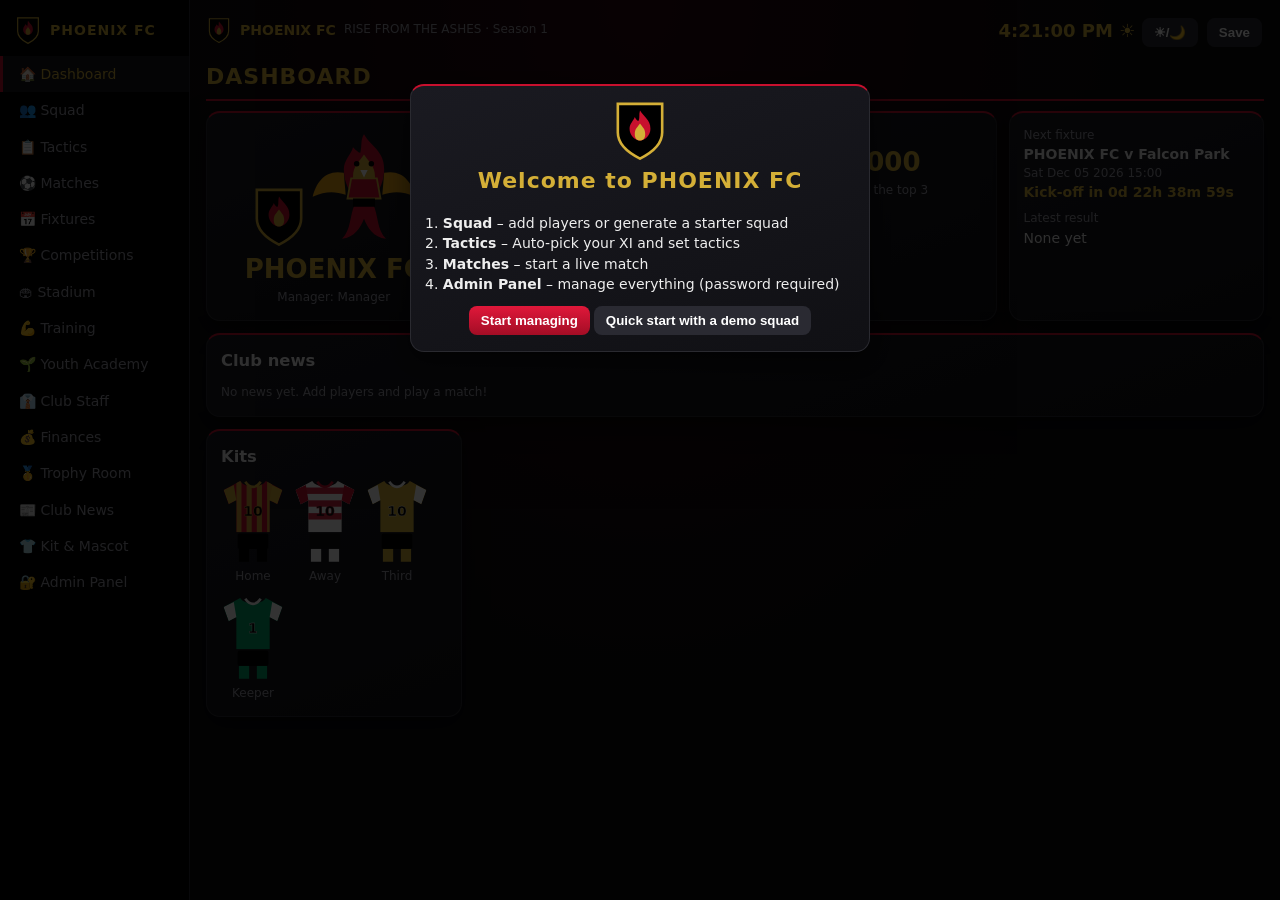
<file: PHOENIX FC — Football Club Management.html>
<!DOCTYPE html><html lang="en"><head><meta charset="utf-8"><meta name="viewport" content="width=device-width,initial-scale=1,viewport-fit=cover"><title>PHOENIX FC — Football Club Management</title><meta name="description" content="PHOENIX FC: a complete football club management game with squad, tactics, live match engine and a 50,000-seat stadium."><meta name="theme-color" content="#0a0a0c"><meta name="robots" content="index,follow"><meta name="apple-mobile-web-app-capable" content="yes"><link rel="manifest" href="data:application/manifest+json;charset=utf-8,%7B%22name%22%3A%22PHOENIX%20FC%22%2C%22short_name%22%3A%22Phoenix%22%2C%22display%22%3A%22standalone%22%2C%22background_color%22%3A%22%230a0a0c%22%2C%22theme_color%22%3A%22%230a0a0c%22%7D"><meta property="og:title" content="PHOENIX FC — Rise From The Ashes"><meta property="og:description" content="Manage your club, play live matches and win trophies."><link rel="icon" href="data:image/svg+xml,%3Csvg xmlns='http://www.w3.org/2000/svg' viewBox='0 0 40 46'%3E%3Cpath d='M3 3h34v22c0 10-9 16-17 20C12 41 3 35 3 25z' fill='%23000' stroke='%23d4af37' stroke-width='2'/%3E%3Cpath d='M20 8c3 5 8 7 8 14 0 5-4 9-8 9s-8-4-8-9c0-4 3-6 4-9 1 2 2 3 3 3 1-3 0-5 1-8z' fill='%23c8102e'/%3E%3C/svg%3E"><style>
:root{box-sizing:border-box;padding-top:env(safe-area-inset-top,0px);padding-bottom:env(safe-area-inset-bottom,0px)}
html{scroll-padding-top:env(safe-area-inset-top,0px)}*{box-sizing:border-box}
body{margin:0;background:radial-gradient(ellipse at top,#2a0710 0,#0a0a0c 55%) fixed;color:#eee;font:14px/1.45 system-ui,Segoe UI,Roboto,sans-serif;--r:#c8102e;--g:#d4af37;--c:#15151a;--m:#9a9aa5;--s1:#4aa3ff;--s2:#cfeaff;--pi:#2f9e4a;--st:#7a7a88;--lo:0;--sh:.25}
body.night{--s1:#03050d;--s2:#111b3d;--pi:#1f7a38;--st:#2a2a38;--lo:.6;--sh:0}
.app{display:grid;grid-template-columns:190px 1fr;min-height:100vh}
nav{background:#000;border-right:1px solid #2a2a30;padding:10px 0;position:sticky;top:0;height:100vh;overflow:auto}
nav a{display:block;padding:8px 16px;color:var(--m);cursor:pointer;border-left:3px solid transparent}
nav a:hover{color:#fff}nav a.on{color:var(--g);border-color:var(--r);background:#15151a}
.logo{display:flex;gap:8px;align-items:center;padding:6px 14px 12px;font-weight:800;letter-spacing:1px;color:var(--g)}
main{padding:16px;overflow:auto;max-width:1200px}
.top{display:flex;gap:10px;align-items:center;justify-content:space-between;margin-bottom:12px;flex-wrap:wrap}
h2{margin:0 0 10px;color:var(--g);letter-spacing:1px}h3{margin:0 0 8px}
.g{display:grid;gap:12px;grid-template-columns:repeat(auto-fit,minmax(220px,1fr))}
.card{background:linear-gradient(160deg,#1a1a21,#101014);border:1px solid #2a2a30;border-top:2px solid var(--r);border-radius:14px;padding:14px;animation:in .35s;box-shadow:0 8px 24px #0008;transition:.2s}
@keyframes in{from{opacity:0;transform:translateY(8px)}}
.big{font-size:26px;font-weight:800;color:var(--g)}.mu{color:var(--m);font-size:12px}
button{background:linear-gradient(180deg,#e0183a,#a30d25);color:#fff;border:0;border-radius:8px;padding:7px 12px;cursor:pointer;font-weight:600;margin:2px;transition:.15s}button:active{transform:scale(.96)}
button.s{background:#2a2a32}button:hover{filter:brightness(1.2)}
input,select{background:#0d0d10;color:#eee;border:1px solid #333;border-radius:6px;padding:6px;margin:2px;max-width:100%}
table{width:100%;border-collapse:collapse}td,th{padding:5px 6px;border-bottom:1px solid #26262c;text-align:left}th{color:var(--g);font-size:12px}
.tw{overflow-x:auto}.tag{background:#2a2a32;border-radius:6px;padding:1px 6px;font-size:11px}
.av{display:inline-flex;width:30px;height:30px;border-radius:50%;align-items:center;justify-content:center;font-weight:700;font-size:11px;vertical-align:middle;margin-right:6px}
.bar{height:6px;background:#2a2a32;border-radius:3px;overflow:hidden}.bar i{display:block;height:100%;background:var(--g)}
.pitch{position:relative;width:100%;max-width:420px;aspect-ratio:2/3;margin:auto;background:repeating-linear-gradient(#2f9e4a 0 10%,#2a9044 10% 20%);border:3px solid #fff4;border-radius:8px;touch-action:none}
.pl{position:absolute;transform:translate(-50%,-50%);text-align:center;font-size:10px;cursor:grab;user-select:none;width:60px}
.pl b{display:flex;width:30px;height:30px;margin:0 auto;border-radius:50%;background:var(--k1,var(--r));color:var(--k4,#fff);border:2px solid var(--k3,var(--g));align-items:center;justify-content:center}
svg text{font-family:system-ui}.cr{animation:bob 1s infinite alternate}@keyframes bob{to{transform:translateY(-2px)}}
.sky{fill:url(#sg)}.pit{fill:var(--pi);transition:fill 2s}.stn{fill:var(--st);transition:fill 2s}
.feed{max-height:260px;overflow:auto;font-size:13px}.feed div{padding:3px 0;border-bottom:1px solid #222;animation:in .3s}
.mas{width:110px;animation:fl 2s infinite ease-in-out}@keyframes fl{50%{transform:translateY(-6px)}}
.mas.happy{animation:jp .5s infinite}@keyframes jp{50%{transform:translateY(-24px) scale(1.1)}}
.mas.sad{animation:none;filter:grayscale(1);transform:scale(.85) rotate(-8deg)}
.warn{background:#3a2a00;border:1px solid var(--g);padding:8px;border-radius:8px;font-size:12px}
@media(max-width:760px){.app{display:block}nav{position:static;height:auto;display:flex;overflow-x:auto;padding:0}nav a{white-space:nowrap;border-left:0;border-bottom:3px solid transparent}nav a.on{border-bottom-color:var(--r)}.logo{display:none}}
.mh{display:grid;grid-template-columns:1fr auto 1fr;text-align:center;align-items:center;position:relative;margin-bottom:8px}.mscore{font-size:40px;font-weight:900;color:var(--g);letter-spacing:4px}.oc{width:44px;height:44px;border-radius:50%;background:#2a2a32;display:inline-flex;align-items:center;justify-content:center;font-weight:800}.fl{position:absolute;left:0;right:0;top:0;font-size:34px;font-weight:900;animation:pop 2.5s forwards;text-shadow:0 0 20px currentColor;pointer-events:none}@keyframes pop{0%{transform:scale(.3);opacity:0}15%{transform:scale(1.3);opacity:1}100%{transform:scale(1);opacity:0}}nav a{transition:.2s}h2{font-size:22px;border-bottom:2px solid var(--r);padding-bottom:6px}.card:hover{border-color:#d4af3755}
#toast{position:fixed;left:50%;bottom:24px;transform:translateX(-50%) translateY(30px);background:#000;border:1px solid var(--g);color:#fff;padding:8px 16px;border-radius:20px;opacity:0;transition:.3s;z-index:100;pointer-events:none}#toast.on{opacity:1;transform:translateX(-50%)}#wl{position:fixed;inset:0;background:#000c;z-index:99;overflow:auto;padding:12px}
</style></head><body class="day"><div class="app"><nav id="nav"></nav><main><div class="top"><div id="hd"></div><div><span id="clk" class="big" style="font-size:18px"></span> <button class="s" onclick="tg()">☀/🌙</button> <button class="s" onclick="save()">Save</button> <span id="sv" class="mu"></span></div></div><div id="main"></div></main></div><noscript>PHOENIX FC needs JavaScript enabled.</noscript>
<script>
const K='pfc1',OPP=[['Iron Wolves',72],['Northgate United',68],['Royal Harbour',75],['Sunvale Rovers',64],['Crimson Tide',70],['Black Lions',66],['Atlas City',78],['Dockyard Town',60]];
const FORM={'4-3-3':[4,3,3],'4-4-2':[4,4,2],'4-2-3-1':[4,2,3,1],'3-5-2':[3,5,2],'3-4-3':[3,4,3],'5-3-2':[5,3,2]};
const NAV=[['dash','Dashboard'],['squad','Squad'],['tac','Tactics'],['match','Matches'],['fix','Fixtures'],['comp','Competitions'],['stad','Stadium'],['train','Training'],['acad','Youth Academy'],['staff','Club Staff'],['fin','Finances'],['tro','Trophy Room'],['news','Club News'],['kit','Kit & Mascot'],['admin','Admin Panel']];
const def=()=>({club:'PHOENIX FC',mgr:'Manager',bal:1e6,season:1,players:[],xi:[],bench:[],cap:null,vc:null,form:'4-3-3',tac:{m:'balanced',p:5,l:5,s:'mixed'},pos:{},staff:{'Club Director':'A. Director','Academy Director':'B. Academy','Head Coach':'C. Coach','Assistant Coach':'D. Assistant','Fitness Coach':'E. Fitness','Goalkeeping Coach':'F. Keeper','Medical Staff':'G. Medic'},acad:[],fx:[],tab:{},news:[],fin:[],tro:[],pop:50,cup:0,cupOut:false,obj:'Finish in the top 3',stad:{cap:50000,vip:2000,att:0,va:0},night:null,nid:1,pwh:'',ver:0,seen:0,teams:DEFT.map(x=>[x[0],x[1]]),last:null,kitSel:'h',kit:{h:{c:['#c8102e','#000000','#d4af37','#000000'],p:'stripes'},a:{c:['#ffffff','#111111','#c8102e','#ffffff'],p:'hoops'},t:{c:['#d4af37','#000000','#ffffff','#d4af37'],p:'solid'},g:{c:['#00a86b','#000000','#ffffff','#00a86b'],p:'solid'}},mas:{name:'Blaze',c1:'#c8102e',c2:'#d4af37',c3:'#e8a317',kit:true},cust:[],mood:''});
let S,$=s=>document.querySelector(s),cur='dash',M=null,T=null,edit=null,adm=false;
const $$=s=>document.querySelectorAll(s),R=(a,b)=>a+Math.floor(Math.random()*(b-a+1)),ch=a=>a[R(0,a.length-1)],fm=n=>'$'+Math.round(n).toLocaleString(),P=id=>S.players.find(p=>p.id==id);
function load(){try{return Object.assign(def(),JSON.parse(localStorage.getItem(K)))}catch(e){return def()}}
function save(){try{localStorage.setItem(K,JSON.stringify(S))}catch(e){}$('#sv').textContent='Saved '+new Date().toLocaleTimeString()}
function gen(){S.tab={ME:{p:0,w:0,d:0,l:0,gf:0,ga:0}};OPP.forEach(o=>S.tab[o[0]]={p:0,w:0,d:0,l:0,gf:0,ga:0});S.fx=[];let a=[];OPP.forEach(o=>{a.push([o[0],1]);a.push([o[0],0])});a.sort(()=>Math.random()-.5);a.forEach((x,i)=>S.fx.push({id:S.nid++,opp:x[0],home:!!x[1],comp:'League',date:fxd(i).toDateString(),ts:fxd(i).getTime(),ko:'15:00',done:false}))}
function news(t){S.news.unshift({d:new Date().toLocaleDateString(),t});S.news=S.news.slice(0,40)}
function fin(t,a){S.bal+=a;S.fin.unshift({t,a,b:S.bal});S.fin=S.fin.slice(0,80)}
function oS(n){return(OPP.find(o=>o[0]==n)||[0,65])[1]}
function nav(){$('#nav').innerHTML='<div class="logo">'+crest(28)+'PHOENIX FC</div>'+NAV.map((n,i)=>`<a data-v="${n[0]}" onclick="go('${n[0]}')">${'🏠👥📋⚽📅🏆🏟💪🌱👔💰🥇📰👕🔐'.match(/./gu)[i]} ${n[1]}</a>`).join('')}
function crest(s){return`<svg width="${s}" height="${s}" viewBox="0 0 40 46"><path d="M3 3h34v22c0 10-9 16-17 20C12 41 3 35 3 25z" fill="#000" stroke="#d4af37" stroke-width="2"/><path d="M20 8c3 5 8 7 8 14 0 5-4 9-8 9s-8-4-8-9c0-4 3-6 4-9 1 2 2 3 3 3 1-3 0-5 1-8z" fill="#c8102e"/><path d="M20 18c2 3 4 4 4 8s-2 5-4 5-4-1-4-5 2-5 4-8z" fill="#d4af37"/></svg>`}
function mas(){return`<svg class="mas ${S.mood}" viewBox="0 0 120 120"><path d="M60 8c8 14 22 18 22 38 0 20-12 34-22 34S38 66 38 46c0-10 8-16 10-24 4 4 6 6 8 6 2-8 0-14 4-20z" fill="#c8102e"/><path d="M60 30c5 8 12 12 12 24s-6 18-12 18-12-6-12-18 7-16 12-24z" fill="#d4af37"/><path d="M38 50C18 46 8 60 4 76c14-6 24-6 36-2zM82 50c20-4 30 10 34 26-14-6-24-6-36-2z" fill="#e8a317"/><path d="M50 78c-6 14-4 28-14 38 14-2 20-12 24-22 4 10 10 20 24 22-10-10-8-24-14-38z" fill="#c8102e"/><circle cx="52" cy="44" r="3" fill="#000"/><circle cx="68" cy="44" r="3" fill="#000"/><path d="M56 52h8l-4 8z" fill="#fff"/></svg>`}
function mood(m){S.mood=m;const e=$('.mas');if(e)e.setAttribute('class','mas '+m);setTimeout(()=>{S.mood='';const e=$('.mas');if(e)e.setAttribute('class','mas')},4000)}
function night(){return S.night!==null?S.night:(new Date().getHours()<6||new Date().getHours()>=18)}
function tg(){S.night=!night();tick();save()}
function tick(){$('#clk').textContent=new Date().toLocaleTimeString()+(night()?' 🌙':' ☀');document.body.className=night()?'night':'day';const c=$('#cd'),nx=S.fx.find(f=>!f.done);if(c&&nx&&nx.ts){const d=nx.ts-Date.now();c.textContent=d>0?'Kick-off in '+Math.floor(d/864e5)+'d '+Math.floor(d%864e5/36e5)+'h '+Math.floor(d%36e5/6e4)+'m '+Math.floor(d%6e4/1e3)+'s':'Kick-off time — play now!'}}
function hd(){$('#hd').innerHTML=`<b style="color:var(--g)">${S.club}</b> · <span class="mu">RISE FROM THE ASHES · Season ${S.season}</span>`}
function go(v){cur=v;$$('nav a').forEach(a=>a.classList.toggle('on',a.dataset.v==v));$('#main').innerHTML=V[v]();if(PO[v])PO[v]();hd()}
function av(p){const c={GK:'#e8a317',DEF:'#2a6fdb',MID:'#2a9d5a',FWD:'#c8102e'}[p.pos];return`<span class="av" style="background:${c}">${p.name.split(' ').map(x=>x[0]).join('').slice(0,2)}</span>`}
function table(){return Object.entries(S.tab).map(([k,v])=>({n:k=='ME'?S.club:k,k,...v,gd:v.gf-v.ga,pts:v.w*3+v.d})).sort((a,b)=>b.pts-a.pts||b.gd-a.gd||b.gf-a.gf)}
function stadium(){let ratio=S.stad.att?S.stad.att/S.stad.cap:.5,d='',cs=['#c8102e','#d4af37','#fff','#c8102e'];
const st=(x,y,w,h)=>{for(let i=x;i<x+w;i+=11)for(let j=y;j<y+h;j+=11)if(Math.random()<ratio)d+=`<circle cx="${i+5}" cy="${j+5}" r="3" fill="${ch(cs)}" ${Math.random()<.3?`class="cr" style="animation-delay:${Math.random()}s"`:''}/>`};
st(100,52,600,95);st(100,372,600,95);st(42,160,166,200);st(592,160,166,200);
let ads='';for(let i=0;i<6;i++)ads+=`<text x="${232+i*60}" y="158" font-size="7" fill="#d4af37">PHOENIX FC</text>`;
return`<svg viewBox="0 0 800 520" style="width:100%;border-radius:12px;background:var(--s1)"><defs><linearGradient id="sg" x1="0" y1="0" x2="0" y2="1"><stop offset="0" style="stop-color:var(--s1)"/><stop offset="1" style="stop-color:var(--s2)"/></linearGradient><radialGradient id="gl"><stop offset="0" stop-color="#fffbd0" stop-opacity=".9"/><stop offset="1" stop-color="#fffbd0" stop-opacity="0"/></radialGradient></defs>
<rect class="sky" width="800" height="520"/><rect class="stn" x="100" y="48" width="600" height="102"/><rect class="stn" x="100" y="368" width="600" height="102"/><rect class="stn" x="40" y="156" width="170" height="208"/><rect class="stn" x="590" y="156" width="170" height="208"/>
<rect x="350" y="48" width="100" height="102" fill="#d4af3744"/><text x="400" y="62" fill="#d4af37" font-size="8" text-anchor="middle">VIP HOSPITALITY (2,000)</text>
${[0,1,2,3,4,5,6,7].map(i=>`<rect x="${112+i*72}" y="48" width="56" height="9" fill="#000a" stroke="#d4af37" stroke-width=".5"/>`).join('')}
${d}<rect class="pit" x="210" y="160" width="380" height="200"/><rect x="210" y="160" width="380" height="200" fill="#000" opacity="var(--sh)" style="transform:scaleY(.25);transform-origin:bottom"/>
<g fill="none" stroke="#fff" stroke-width="1.5" opacity=".8"><rect x="214" y="164" width="372" height="192"/><path d="M400 164v192"/><circle cx="400" cy="260" r="26"/><rect x="214" y="215" width="50" height="90"/><rect x="536" y="215" width="50" height="90"/></g>
<rect x="204" y="245" width="6" height="30" fill="none" stroke="#fff" stroke-dasharray="2"/><rect x="590" y="245" width="6" height="30" fill="none" stroke="#fff" stroke-dasharray="2"/>
${[[214,164],[586,164],[214,356],[586,356]].map(c=>`<path d="M${c[0]} ${c[1]}v-9" stroke="#c8102e" stroke-width="2"/>`).join('')}
${ads}<text x="400" y="266" fill="#fff4" font-size="12" text-anchor="middle">🔥 PHOENIX FC</text><circle id="ball" cx="400" cy="260" r="4.5" fill="#fff" stroke="#000" style="transition:all .6s"/>
<rect x="290" y="6" width="220" height="34" rx="4" fill="#000" stroke="#d4af37"/><text id="sb" x="400" y="29" fill="#ff3b3b" font-size="17" font-weight="700" text-anchor="middle" font-family="monospace">${sbT()}</text>
${[[70,60],[730,60],[70,460],[730,460]].map(c=>`<circle cx="${c[0]}" cy="${c[1]}" r="95" fill="url(#gl)" opacity="var(--lo)" style="transition:opacity 2s"/><circle cx="${c[0]}" cy="${c[1]}" r="6" fill="#fffbd0"/>`).join('')}</svg>`}
function sbT(){return M?`${M.n.slice(0,3).toUpperCase()} ${M.us}-${M.th} ${M.opp.slice(0,3).toUpperCase()} ${M.min}'`:'PHX 0-0 --- 00\''}
function dash0(){const t=table(),i=t.findIndex(x=>x.k=='ME'),m=S.tab.ME,nx=S.fx.find(f=>!f.done);
return`<h2>DASHBOARD</h2><div class="g"><div class="card" style="text-align:center">${crest(60)}${mas()}<div class="big">${S.club}</div><div class="mu">Manager: ${S.mgr}</div></div>
<div class="card"><div class="mu">League position</div><div class="big">${i+1}${['st','nd','rd'][i]||'th'}</div><div>${t[i].pts} pts · P${m.p} W${m.w} D${m.d} L${m.l}</div><div>GF ${m.gf} · GA ${m.ga}</div></div>
<div class="card"><div class="mu">Balance</div><div class="big">${fm(S.bal)}</div><div class="mu">Objective: ${S.obj}</div></div>
<div class="card"><div class="mu">Next fixture</div>${nx?`<b>${nx.home?S.club+' v '+nx.opp:nx.opp+' v '+S.club}</b><div class="mu">${nx.date} ${nx.ko}</div><div id="cd" style="color:var(--g);font-weight:700"></div>`:'Season complete'}<div class="mu" style="margin-top:8px">Latest result</div>${S.last?`<b>${S.last}</b>`:'None yet'}</div>
<div class="card" style="grid-column:1/-1"><h3>Club news</h3>${S.news.slice(0,5).map(n=>`<div>${n.d} — ${n.t}</div>`).join('')||'<span class="mu">No news yet. Add players and play a match!</span>'}</div></div>`}
function pRow(p){return`<tr><td>${av(p)}${p.name}${S.cap==p.id?' <span class="tag">C</span>':''}${S.vc==p.id?' <span class="tag">VC</span>':''}</td><td>${p.num}</td><td>${p.nat}</td><td>${p.age}</td><td>${p.pos}</td><td><b>${p.ovr}</b></td><td>${p.fit}</td><td>${p.mor}</td><td>${p.inj>0?'Injured '+p.inj:'Fit'}</td><td>${S.xi.includes(p.id)?'XI':S.bench.includes(p.id)?'Sub':'-'}</td><td style="white-space:nowrap"><button class="s" onclick="selX(${p.id})">XI</button><button class="s" onclick="selB(${p.id})">Sub</button><button class="s" onclick="S.cap=${p.id};save();go('squad')">©</button><button class="s" onclick="S.vc=${p.id};save();go('squad')">VC</button><button class="s" onclick="edit=${p.id};go('squad')">Edit</button><button onclick="rem(${p.id})">✕</button></td></tr>`}
function squad(){const e=edit?P(edit):{name:'',num:'',nat:'',age:22,pos:'MID',ovr:60};
return`<h2>SQUAD</h2><div class="card"><h3>${edit?'Edit player':'Add player'}</h3><input id="pn" placeholder="Name" value="${e.name}"><input id="pu" type="number" placeholder="No." style="width:70px" value="${e.num}"><input id="pt" placeholder="Nationality" value="${e.nat}"><input id="pa" type="number" style="width:70px" value="${e.age}"><select id="pp">${['GK','DEF','MID','FWD'].map(x=>`<option ${e.pos==x?'selected':''}>${x}</option>`).join('')}</select><input id="po" type="number" min="30" max="99" style="width:70px" value="${e.ovr}"><button onclick="addP()">${edit?'Save':'Add'}</button>${edit?'<button class="s" onclick="edit=null;go(\'squad\')">Cancel</button>':''}</div>
<div class="card tw" style="margin-top:12px"><table><tr><th>Player</th><th>#</th><th>Nat</th><th>Age</th><th>Pos</th><th>OVR</th><th>Fit</th><th>Mor</th><th>Status</th><th>Role</th><th></th></tr>${S.players.map(pRow).join('')||'<tr><td colspan=11 class="mu">Empty squad — add players above, or <button onclick="genSquad()">Generate starter squad</button></td></tr>'}</table><div class="mu">XI ${S.xi.length}/11 · Bench ${S.bench.length}/7 · ${S.players.length} players</div><button onclick="auto()">Auto-pick XI</button></div>
${S.players.length?`<div class="card" style="margin-top:12px"><h3>Player stats</h3>${S.players.map(p=>`<div>${p.name}: ${p.apps} apps, ${p.goals} goals, form ${p.form}, xp ${p.xp}/100</div>`).join('')}</div>`:''}`}
function addP(){const n=$('#pn').value.trim(),u=+$('#pu').value;if(!n)return alert('Name required');if(S.players.some(p=>p.num==u&&p.id!=edit))return alert('Shirt number taken');
const o={name:n,num:u||R(1,99),nat:$('#pt').value||'-',age:+$('#pa').value||22,pos:$('#pp').value,ovr:Math.max(30,Math.min(99,+$('#po').value||60))};
if(edit)Object.assign(P(edit),o);else S.players.push({id:S.nid++,...o,fit:100,mor:70,form:6,xp:0,apps:0,goals:0,inj:0});edit=null;save();go('squad')}
function rem(id){if(!confirm('Remove player?'))return;S.players=S.players.filter(p=>p.id!=id);S.xi=S.xi.filter(x=>x!=id);S.bench=S.bench.filter(x=>x!=id);if(S.cap==id)S.cap=null;if(S.vc==id)S.vc=null;save();go(cur)}
function selX(id){const i=S.xi.indexOf(id);if(i>=0)S.xi.splice(i,1);else{if(S.xi.length>=11)return alert('XI is full');S.bench=S.bench.filter(x=>x!=id);S.xi.push(id)}save();go(cur)}
function selB(id){const i=S.bench.indexOf(id);if(i>=0)S.bench.splice(i,1);else{if(S.bench.length>=7)return alert('Bench is full');S.xi=S.xi.filter(x=>x!=id);S.bench.push(id)}save();go(cur)}
function auto(){const r=FORM[S.form],need={GK:1,DEF:r[0],FWD:r[r.length-1]};need.MID=10-need.DEF-need.FWD;const av=S.players.filter(p=>!p.inj).sort((a,b)=>b.ovr-a.ovr);S.xi=[];S.pos={};for(const k in need)av.filter(p=>p.pos==k).slice(0,need[k]).forEach(p=>S.xi.push(p.id));av.forEach(p=>{if(S.xi.length<11&&!S.xi.includes(p.id))S.xi.push(p.id)});S.bench=av.filter(p=>!S.xi.includes(p.id)).slice(0,7).map(p=>p.id);if(!S.cap)S.cap=S.xi[0];save();go(cur)}
function slots(){const r=[1,...FORM[S.form]],ord={GK:0,DEF:1,MID:2,FWD:3},xs=S.xi.map(P).filter(Boolean).sort((a,b)=>ord[a.pos]-ord[b.pos]),o=[];let k=0;r.forEach((n,ri)=>{for(let j=0;j<n&&k<xs.length;j++,k++){const p=xs[k],d=S.pos[p.id];o.push({p,x:d?d[0]:(j+1)/(n+1)*100,y:d?d[1]:92-ri*(80/(r.length-1))})}});return o}
function tac(){const t=S.tac,o=(a,v)=>a.map(x=>`<option ${x==v?'selected':''}>${x}</option>`).join('');
return`<h2>TACTICS</h2><div class="g"><div class="card"><div class="pitch" id="pt">${slots().map(s=>`<div class="pl" data-id="${s.p.id}" style="left:${s.x}%;top:${s.y}%"><b${s.p.pos=='GK'?` style="background:${S.kit.g.c[0]};color:${S.kit.g.c[2]};border-color:${S.kit.g.c[2]}"`:''}>${s.p.num}</b>${s.p.name.split(' ').pop()}${S.cap==s.p.id?' ©':''}</div>`).join('')}</div><div class="mu" style="text-align:center">Drag players to reposition. Select XI in Squad or auto-pick.</div></div>
<div class="card"><h3>Setup</h3>Formation <select onchange="S.form=this.value;S.pos={};save();go('tac')">${o(Object.keys(FORM),S.form)}</select><br>Mentality <select onchange="S.tac.m=this.value;save()">${o(['attacking','balanced','defensive'],t.m)}</select><br>Pressing <input type="range" min="1" max="10" value="${t.p}" onchange="S.tac.p=+this.value;save()"><br>Defensive line <input type="range" min="1" max="10" value="${t.l}" onchange="S.tac.l=+this.value;save()"><br>Passing <select onchange="S.tac.s=this.value;save()">${o(['short','mixed','direct'],t.s)}</select><br><button onclick="auto()">Auto-pick XI</button><div class="mu">Captain: ${S.cap&&P(S.cap)?P(S.cap).name:'none'} · Vice: ${S.vc&&P(S.vc)?P(S.vc).name:'none'}</div></div></div>`}
function drag(){const pt=$('#pt');if(!pt)return;let d=null;pt.onpointerdown=e=>{const el=e.target.closest('.pl');if(el){d=el;el.setPointerCapture(e.pointerId)}};pt.onpointermove=e=>{if(!d)return;const r=pt.getBoundingClientRect(),x=Math.max(5,Math.min(95,(e.clientX-r.left)/r.width*100)),y=Math.max(4,Math.min(96,(e.clientY-r.top)/r.height*100));d.style.left=x+'%';d.style.top=y+'%';S.pos[d.dataset.id]=[x,y]};pt.onpointerup=()=>{if(d){d=null;save()}}}
function str(side){const xs=(side||S.xi.map(P)).filter(Boolean);if(!xs.length)return 0;let s=xs.reduce((a,p)=>a+p.ovr*(.7+.3*p.fit/100)*(1+(p.mor-50)/500),0)/xs.length;return s}
function match(){const nx=S.fx.find(f=>!f.done);
return`<h2>MATCHES</h2><div class="card"><h3>Match setup</h3><select id="mm"><option value="L">League: ${nx?(nx.home?'v ':'@ ')+nx.opp:'season complete'}</option><option value="C">Cup tie ${S.cupOut?'(eliminated)':'round '+(S.cup+1)+'/3'}</option>${OPP.map(o=>`<option value="F${o[0]}">Friendly: ${o[0]}</option>`).join('')}</select><select id="mh"><option value="1">Home</option><option value="0">Away</option></select><span class="mu">Formation ${S.form} · ${S.tac.m} · XI ${S.xi.length}/11</span> <button onclick="begin()">Start match</button></div><div id="live" style="margin-top:12px"></div>`}
function begin(){if(M&&!M.over)return alert('A match is already in progress — it keeps running until full-time.');const xs=S.xi.map(P).filter(Boolean);if(xs.length!=11)return alert('Select exactly 11 starters in Squad/Tactics (try Auto-pick XI).');if(xs.some(p=>p.inj))return alert('An injured player is in your XI.');
const m=$('#mm').value;let opp,comp,fx=null,home=$('#mh').value=='1',ko=false;
if(m=='L'){fx=S.fx.find(f=>!f.done);if(!fx)return alert('Season complete — start a new season in Admin.');opp=fx.opp;home=fx.home;comp='League'}
else if(m=='C'){if(S.cupOut||S.cup>=3)return alert('Cup campaign over for this season.');opp=OPP[S.cup*2+1][0];comp='Cup R'+(S.cup+1);ko=true}else{opp=m.slice(1);comp='Friendly'}
const imp=comp=='League'?.5:comp=='Friendly'?.1:.9,r=Math.min(1,.3+S.pop/200+imp*.15+(oppS(opp)-60)/200+Math.random()*.05),att=Math.round(S.stad.cap*r),va=Math.min(S.stad.vip,Math.round(S.stad.vip*Math.min(1,r+.1)));S.stad.att=att;S.stad.va=va;
M={n:S.club,opp,comp,fx,home,ko,us:0,th:0,min:0,ph:'1H',over:false,inj1:R(1,4),inj2:R(2,6),xi:xs.map(p=>p.id),bn:[...S.bench],st:{u:{sh:0,sot:0,co:0,fo:0,yc:0,rc:0,off:0,sv:0,ps:0},t:{sh:0,sot:0,co:0,fo:0,yc:0,rc:0,off:0,sv:0,ps:0}},sc:[],log:[],pen:'',red:{u:0,t:0},ev:0};
$('#live').innerHTML=`<div class="card"><div class="mh"><div>${kitSVG(S.kit[home?'h':'a'],48)}<br>${S.club}</div><div><div class="mscore" id="msc">0 - 0</div><div id="mclk" class="mu">0'</div></div><div><span class="oc">${opp.split(' ').map(x=>x[0]).join('').slice(0,2)}</span><br>${opp}</div></div>${stadium()}<div class="mu" style="margin:6px 0">${comp} · ${S.club} v ${opp} · ${home?'Home':'Away'} · Attendance ${att.toLocaleString()} (VIP ${va.toLocaleString()})</div><div id="stt"></div><button class="s" onclick="sub()">Substitution</button><button id="pz" onclick="pz()">⏸ Pause</button><select onchange="spd(+this.value)"><option value="1000">Live (1 min = 1 s)</option><option value="300">Fast</option><option value="140" selected>Quick</option><option value="8">Instant</option></select><div class="feed" id="fd"></div></div>`;
say('Kick-off! '+S.club+' v '+opp+' at a packed stadium.');M.spd=140;M.tm=setInterval(step,140)}
function oppS(n){return oS(n)}
function say(t,c){M.log.unshift(t);const f=$('#fd');if(f)f.innerHTML=`<div ${c?`style="color:${c}"`:''}>${M.min}' ${t}</div>`+f.innerHTML;sbu()}
function sbu(){const s=$('#sb');if(s)s.textContent=sbT();const q=$('#msc');if(q)q.textContent=M.us+' - '+M.th;const k=$('#mclk');if(k)k.textContent=M.min+"' · "+M.ph;const e=$('#stt');if(e){const a=M.st.u,b=M.st.t,tot=a.ps+b.ps||1;e.innerHTML=`<table><tr><th></th><th>${S.club}</th><th>${M.opp}</th></tr>${[['Score',M.us,M.th],['Possession',Math.round(a.ps/tot*100)+'%',Math.round(b.ps/tot*100)+'%'],['Shots',a.sh,b.sh],['On target',a.sot,b.sot],['Corners',a.co,b.co],['Fouls',a.fo,b.fo],['Yellow',a.yc,b.yc],['Red',a.rc,b.rc],['Offside',a.off,b.off],['Saves',a.sv,b.sv]].map(r=>`<tr><td>${r[0]}</td><td>${r[1]}</td><td>${r[2]}</td></tr>`).join('')}</table>`}}
function sub(){if(!M||M.over)return;const xs=M.xi.map(P).sort((a,b)=>a.fit-b.fit),o=xs.find(p=>p.pos!='GK'),bn=M.bn.map(P).find(b=>b.pos==o.pos)||P(M.bn[0]);if(!bn||M.subs>=5)return alert('No substitutions available');M.subs=(M.subs||0)+1;M.xi[M.xi.indexOf(o.id)]=bn.id;M.bn=M.bn.filter(x=>x!=bn.id);say(`Substitution: ${bn.name} replaces ${o.name}.`,'#d4af37')}
function step(){if(M.hold||M.paused)return;M.min++;const side=M.min,u=str(M.xi.map(P))*(1-.08*M.red.u)*(S.tac.m=='attacking'?1.03:S.tac.m=='defensive'?.98:1)*(M.home?1.03:1),t=oS(M.opp)*(1-.08*M.red.t),ft=M.ph=='ET'?0:0;
const pu=u/(u+t)+(S.tac.m=='attacking'?.04:S.tac.m=='defensive'?-.04:0)+(S.tac.p-5)*.005;M.st.u.ps+=pu*10;M.st.t.ps+=(1-pu)*10;const bl=$('#ball');if(bl){bl.setAttribute('cx',Math.min(580,Math.max(220,220+(pu*.6+Math.random()*.4)*360)));bl.setAttribute('cy',172+Math.random()*170)}
if(M.min==45+M.inj1&&M.ph=='1H'){say('Half-time. '+M.us+'-'+M.th,'#d4af37');M.ph='2H';M.hold=1;setTimeout(()=>{M.hold=0;say('Second half begins!')},M.fast?10:1200);M.min=45;return}
if(M.min==45&&M.ph=='1H')say('+'+M.inj1+' minutes of injury time.');
if(Math.random()<.3){const us=Math.random()<pu,K=us?'u':'t',O=us?'t':'u',nm=us?S.club:M.opp,r=Math.random();M.ev++;
if(r<.5){M.st[K].sh++;if(Math.random()<.45){M.st[K].sot++;const gp=.3*(((us?u:t)/(us?t:u))**1.5)*(us&&S.tac.m=='attacking'?1.05:1);if(Math.random()<gp)goal(us,Math.random()<.04?'penalty':Math.random()<.08?'free kick':'goal');else{M.st[O].sv++;say(nm+' shot saved!')}}else say(nm+' shoots wide.')}
else if(r<.62){M.st[K].co++;say('Corner to '+nm+'.');if(Math.random()<.1)goal(us,'header from the corner')}
else if(r<.78){M.st[O].fo++;const q=Math.random();if(q<.2){M.st[O].yc++;say('Yellow card for '+(us?M.opp:S.club)+'.','#ffd400')}else if(q<.23){M.st[O].rc++;M.red[O]++;say('RED CARD! '+(us?M.opp:S.club)+' down to '+(11-M.red[O])+'.','#ff4040')}else if(q<.3){say('Penalty to '+nm+'!');goal(us,Math.random()<.78?'penalty':'miss')}else say('Foul. Free kick to '+nm+'.')}
else if(r<.86){M.st[K].off++;say('Offside against '+nm+'.')}
else if(r<.88&&us){const p=P(ch(M.xi));if(p&&!p.inj){p.inj=R(1,4);say('Injury! '+p.name+' is hurt.','#ff4040')}}}
if(M.min>=90+M.inj2&&M.ph=='2H')return fin90();
if(M.ph=='ET'&&M.min==105){M.hold=1;say('Extra-time interval.');setTimeout(()=>M.hold=0,M.fast?10:600)}
if(M.ph=='ET'&&M.min>=120)return pens()}
function goal(us,k){if(k=='miss'){say((us?S.club:M.opp)+' penalty MISSED!');return}if(us){M.us++;const c=M.xi.map(P).filter(p=>p.pos!='GK'),w=c.flatMap(p=>Array(p.pos=='FWD'?5:p.pos=='MID'?3:1).fill(p)),s=ch(w);s.goals++;M.sc.push(s.id);say(`GOAL! ${s.name} scores (${k})! ${M.us}-${M.th}`,'#4cff7a');mood('happy');flash('⚽ GOAL! '+s.name,'#4cff7a')}else{M.th++;say(`GOAL for ${M.opp} (${k}). ${M.us}-${M.th}`,'#ff6b6b');mood('sad');flash('Goal for '+M.opp,'#ff6b6b')}}
function fin90(){if(M.ko&&M.us==M.th){M.ph='ET';M.min=90;M.hold=1;say('Full-time '+M.us+'-'+M.th+'. Extra time!','#d4af37');setTimeout(()=>M.hold=0,M.fast?10:1000);M.inj2=0;return}end()}
function pens(){let a=0,b=0,i=0;say('Penalty shootout!','#d4af37');for(i=0;i<5;i++){if(Math.random()<.75)a++;if(Math.random()<.75)b++}while(a==b){if(Math.random()<.75)a++;if(Math.random()<.75)b++}M.pen=a+'-'+b;M.penWin=a>b;say(`Shootout: ${S.club} ${a}-${b} ${M.opp}`,'#d4af37');end()}
function end(){clearInterval(M.tm);M.over=true;const w=M.us>M.th||M.penWin,d=M.us==M.th&&!M.ko;say(`FULL-TIME: ${S.club} ${M.us}-${M.th} ${M.opp}${M.pen?' (pens '+M.pen+')':''}`,'#d4af37');
const sc=`${S.club} ${M.us}-${M.th} ${M.opp}${M.pen?' (p '+M.pen+')':''}`;S.last=sc;
M.xi.map(P).forEach(p=>{p.apps++;p.fit=Math.max(30,p.fit-R(10,25));p.mor=Math.max(10,Math.min(100,p.mor+(w?6:d?0:-6)));p.form=Math.max(1,Math.min(10,p.form+(w?1:d?0:-1)))});S.players.forEach(p=>{if(p.inj>0)p.inj--});
if(M.comp=='League'){const a=S.tab.ME,b=S.tab[M.opp];a.p++;b.p++;a.gf+=M.us;a.ga+=M.th;b.gf+=M.th;b.ga+=M.us;if(M.us>M.th){a.w++;b.l++}else if(M.us<M.th){a.l++;b.w++}else{a.d++;b.d++}M.fx.done=true;M.fx.score=sc;
const rest=OPP.map(o=>o[0]).filter(n=>n!=M.opp).sort(()=>Math.random()-.5);for(let i=0;i+1<rest.length;i+=2){const x=S.tab[rest[i]],y=S.tab[rest[i+1]],g1=R(0,3),g2=R(0,3);x.p++;y.p++;x.gf+=g1;x.ga+=g2;y.gf+=g2;y.ga+=g1;if(g1>g2){x.w++;y.l++}else if(g1<g2){y.w++;x.l++}else{x.d++;y.d++}}}
if(M.comp.startsWith('Cup')){if(w){S.cup++;if(S.cup>=3){S.tro.push({t:'Domestic Cup',s:S.season});news('CUP WINNERS! Phoenix lift the cup.');mood('happy')}}else S.cupOut=true}
if(M.home){const gen=(S.stad.att-S.stad.va)*25,vip=S.stad.va*180;fin('Matchday revenue (general)',gen);fin('VIP revenue',vip)}fin('Sponsorship',30000);fin('Stadium operating costs',-40000);fin('Staff wages',-25000);fin('Player wages',-S.players.length*2500);
news(sc+' ('+M.comp+')');mood(w?'happy':d?'':'sad');
if(S.fx.every(f=>f.done)&&!S.lgDone){S.lgDone=1;const t=table();if(t[0].k=='ME'){S.tro.push({t:'League Title',s:S.season});news('LEAGUE CHAMPIONS! Season '+S.season)}else news('Season over. Finished '+(t.findIndex(x=>x.k=='ME')+1)+'th.')}
save();hd()}
function fix(){return`<h2>FIXTURES</h2><div class="card tw"><table><tr><th>Date</th><th>KO</th><th>Comp</th><th>Match</th><th>Result</th></tr>${S.fx.map(f=>`<tr><td>${f.date}</td><td>${f.ko}</td><td>${f.comp}</td><td>${f.home?S.club+' v '+f.opp:f.opp+' v '+S.club}</td><td>${f.done?f.score:'-'}</td></tr>`).join('')}</table></div>`}
function comp(){const t=table();return`<h2>COMPETITIONS</h2><div class="card tw"><h3>Domestic League — Season ${S.season}</h3><table><tr><th>#</th><th>Club</th><th>P</th><th>W</th><th>D</th><th>L</th><th>GF</th><th>GA</th><th>GD</th><th>Pts</th></tr>${t.map((r,i)=>`<tr style="${r.k=='ME'?'color:var(--g);font-weight:700':''}"><td>${i+1}${i<3?' ★':''}</td><td>${r.n}</td><td>${r.p}</td><td>${r.w}</td><td>${r.d}</td><td>${r.l}</td><td>${r.gf}</td><td>${r.ga}</td><td>${r.gd}</td><td>${r.pts}</td></tr>`).join('')}</table><div class="mu">★ qualification places · Win 3 · Draw 1 · Loss 0</div></div><div class="card" style="margin-top:12px"><h3>Domestic Cup</h3>${S.cup>=3?'Winners!':S.cupOut?'Eliminated':'Round '+(S.cup+1)+' of 3 — play from Matches'}</div>${custHTML()}`}
function stad(){const s=S.stad,l=n=>n.toLocaleString();return`<h2>PHOENIX FC STADIUM</h2><div class="card">${stadium()}</div><div class="g" style="margin-top:12px">${[['Capacity',l(s.cap)],['VIP capacity',l(s.vip)],['General capacity',l(s.cap-s.vip)],['Attendance',l(s.att)],['VIP attendance',l(s.va)],['Available seats',l(s.cap-s.att)],['Utilisation',Math.round(s.att/s.cap*100)+'%']].map(x=>`<div class="card"><div class="mu">${x[0]}</div><div class="big">${x[1]}</div></div>`).join('')}</div><div class="card" style="margin-top:12px">Time ${night()?'Night — floodlights on':'Day'} · <button onclick="tg();go('stad')">Toggle Day/Night</button><button class="s" onclick="S.night=null;tick();go('stad')">Auto (clock)</button></div>`}
function train(){return`<h2>TRAINING</h2><div class="card">Session cost $8,000 · fitness, XP and rating progress gradually.<br><select id="tt">${['Fitness','Attacking','Defensive','Passing','Tactical'].map(x=>`<option>${x}</option>`).join('')}</select><button onclick="doTrain()">Run session</button></div><div class="card" style="margin-top:12px">${S.players.map(p=>`<div>${p.name} ${p.pos} OVR <b>${p.ovr}</b> · fit ${p.fit} · mor ${p.mor} · form ${p.form} <div class="bar"><i style="width:${p.xp}%"></i></div></div>`).join('')||'<span class="mu">No players yet.</span>'}</div>`}
function doTrain(){if(!S.players.length)return alert('No players');if(S.bal<8000)return alert('Insufficient funds');const t=$('#tt').value;fin('Training expenses',-8000);S.players.forEach(p=>{if(p.inj>0)p.inj--;p.fit=Math.min(100,p.fit+(t=='Fitness'?10:-2)+4);p.mor=Math.min(100,p.mor+1);p.xp+=R(8,20)+(t=='Fitness'?0:4);if(p.xp>=100){p.xp-=100;if(p.ovr<99){p.ovr++;news(p.name+' improved to '+p.ovr+' OVR')}}});save();go('train')}
function acad(){return`<h2>YOUTH ACADEMY</h2><div class="card">Director: <b>${S.staff['Academy Director']}</b><br><button onclick="recruit()">Recruit prospect ($15,000)</button></div><div class="card tw" style="margin-top:12px"><table><tr><th>Name</th><th>Age</th><th>Pos</th><th>OVR</th><th>Potential</th><th>Progress</th><th></th></tr>${S.acad.map(y=>`<tr><td>${y.name}</td><td>${y.age}</td><td>${y.pos}</td><td>${y.ovr}</td><td>${y.pot}</td><td><div class="bar"><i style="width:${(y.ovr-40)/(y.pot-40)*100}%"></i></div></td><td><button class="s" onclick="tY(${y.id})">Train $5k</button><button onclick="pY(${y.id})">Promote</button></td></tr>`).join('')||'<tr><td colspan=7 class="mu">No prospects.</td></tr>'}</table></div>`}
function recruit(){if(S.bal<15000)return alert('Insufficient funds');fin('Youth recruitment',-15000);const f=['Leo','Mateo','Arjun','Kai','Noah','Ravi','Ivan','Omar'],l=['Silva','Patel','Kane','Okafor','Rossi','Khan','Moreau','Ito'];S.acad.push({id:S.nid++,name:ch(f)+' '+ch(l),age:R(16,18),pos:ch(['GK','DEF','MID','FWD']),ovr:R(40,55),pot:R(65,90)});save();go('acad')}
function tY(id){if(S.bal<5000)return alert('Insufficient funds');const y=S.acad.find(x=>x.id==id);fin('Academy training',-5000);y.ovr=Math.min(y.pot,y.ovr+R(1,3));save();go('acad')}
function pY(id){const y=S.acad.find(x=>x.id==id);let n=1;while(S.players.some(p=>p.num==n))n++;S.players.push({id:S.nid++,name:y.name,num:n,nat:'Academy',age:y.age,pos:y.pos,ovr:y.ovr,fit:100,mor:75,form:6,xp:0,apps:0,goals:0,inj:0});S.acad=S.acad.filter(x=>x.id!=id);news(y.name+' promoted to the senior squad');save();go('acad')}
function staff(){return`<h2>CLUB STAFF</h2><div class="card">${Object.keys(S.staff).map(k=>`<div>${k}: <input value="${S.staff[k]}" onchange="S.staff['${k}']=this.value;save()"></div>`).join('')}</div>`}
function finv(){return`<h2>FINANCES</h2><div class="g"><div class="card"><div class="mu">Balance</div><div class="big">${fm(S.bal)}</div></div>${['Matchday revenue (general)','VIP revenue','Sponsorship'].map(k=>`<div class="card"><div class="mu">${k}</div><div class="big">${fm(S.fin.filter(f=>f.t==k).reduce((a,f)=>a+f.a,0))}</div></div>`).join('')}<div class="card"><div class="mu">Expenses (all)</div><div class="big">${fm(-S.fin.filter(f=>f.a<0).reduce((a,f)=>a+f.a,0))}</div></div></div><div class="card tw" style="margin-top:12px"><h3>History</h3><table><tr><th>Item</th><th>Amount</th><th>Balance</th></tr>${S.fin.map(f=>`<tr><td>${f.t}</td><td style="color:${f.a<0?'#ff6b6b':'#4cff7a'}">${fm(f.a)}</td><td>${fm(f.b)}</td></tr>`).join('')||'<tr><td colspan=3 class="mu">No transactions yet.</td></tr>'}</table></div>`}
function tro(){return`<h2>TROPHY ROOM</h2><div class="g">${S.tro.map(t=>`<div class="card" style="text-align:center"><div style="font-size:44px">🏆</div><b>${t.t}</b><div class="mu">Season ${t.s}</div></div>`).join('')||'<div class="card mu">Cabinet empty — win the league or cup!</div>'}</div>`}
function newsv(){return`<h2>CLUB NEWS</h2><div class="card">${S.news.map(n=>`<div>${n.d} — ${n.t}</div>`).join('')||'<span class="mu">No news.</span>'}</div>`}
function admin(){if(!adm)return`<h2>ADMIN LOGIN</h2><div class="card"><div class="warn">Demonstration only: a password stored in a standalone HTML file is NOT secure authentication. Real security needs server-side authentication.</div><input id="ap" type="password" autocomplete="off" placeholder="Password" onkeydown="if(event.key==='Enter')login()"><button onclick="login()">Login</button></div>`;
const f=(l,i,v,t)=>`<div>${l} <input id="${i}" type="${t||'text'}" value="${v}"></div>`;
return`<h2>ADMIN PANEL</h2><div class="card">${f('Club name','a1',S.club)}${f('Manager','a2',S.mgr)}${f('Balance','a3',S.bal,'number')}${f('Stadium capacity','a4',S.stad.cap,'number')}${f('VIP capacity','a5',S.stad.vip,'number')}${f('Attendance','a6',S.stad.att,'number')}${f('Popularity (0-100)','a7',S.pop,'number')}${f('Objective','a8',S.obj)}<div>New password <input id="a9" type="password" autocomplete="new-password" placeholder="leave blank to keep"></div><button onclick="adSave()">Apply</button></div>
<div class="card" style="margin-top:12px"><h3>Add fixture</h3><select id="fo">${OPP.map(o=>`<option>${o[0]}</option>`).join('')}</select><input id="fd2" type="date"><input id="fk" type="time" value="15:00"><button onclick="addFx()">Add</button></div>
<div class="card" style="margin-top:12px"><button onclick="newSeason()">Reset season</button><button onclick="if(confirm('Reset ALL club data?')){S=def();gen();save();go('dash')}">Reset club data</button><button class="s" onclick="adm=false;go('admin')">Logout</button><button class="s" onclick="exportD()">Export save</button><button class="s" onclick="importD()">Import save</button><div class="mu">Edit players in Squad (add/remove/ratings/positions) and staff in Club Staff.</div></div>`}
async function adSave(){S.club=$('#a1').value||S.club;S.mgr=$('#a2').value;S.bal=+$('#a3').value;S.stad.cap=Math.max(1,+$('#a4').value);S.stad.vip=Math.min(S.stad.cap,+$('#a5').value);S.stad.att=Math.min(S.stad.cap,+$('#a6').value);S.pop=Math.max(0,Math.min(100,+$('#a7').value));S.obj=$('#a8').value;if($('#a9').value)S.pwh=await sha($('#a9').value);save();go('admin')}
function addFx(){const d=$('#fd2').value;if(!d)return alert('Pick a date');S.fx.push({id:S.nid++,opp:$('#fo').value,home:true,comp:'League',date:new Date(d).toDateString(),ts:+new Date(d+'T'+$('#fk').value),ko:$('#fk').value,done:false});save();go('admin')}
function newSeason(){S.season++;S.cup=0;S.cupOut=false;S.lgDone=0;S.players.forEach(p=>{p.age++;p.fit=100});gen();news('Season '+S.season+' begins!');save();go('dash')}
const V={dash,squad,tac,match,fix,comp,stad,train,acad,staff,fin:finv,tro,news:newsv,kit,admin},PO={tac:drag};
function fxd(i){const d=new Date();d.setDate(d.getDate()+((6-d.getDay()+7)%7||7)+7*i);d.setHours(15,0,0,0);return d}
async function sha(s){if(!(window.crypto&&crypto.subtle)){let h=5381;for(const c of 'pfc:'+s)h=(h*33^c.charCodeAt(0))>>>0;return'x'+h}const b=await crypto.subtle.digest('SHA-256',new TextEncoder().encode('pfc:'+s));return[...new Uint8Array(b)].map(x=>x.toString(16).padStart(2,'0')).join('')}
async function login(){const v=$('#ap').value;if(!S.pwh){S.pwh=await sha('phoenix123')}if(await sha(v)===S.pwh){adm=true;go('admin')}else alert('Wrong password')}
function flash(t,c){const e=$('#live .mh');if(!e)return;const d=document.createElement('div');d.className='fl';d.textContent=t;d.style.color=c;e.appendChild(d);setTimeout(()=>d.remove(),2500)}
function spd(ms){if(!M||M.over)return;clearInterval(M.tm);M.spd=ms;M.tm=setInterval(step,ms)}
function pz(){if(!M||M.over)return;M.paused=!M.paused;$('#pz').textContent=M.paused?'▶ Resume':'⏸ Pause'}
function exportD(){const a=document.createElement('a');a.href=URL.createObjectURL(new Blob([JSON.stringify({...S,pwh:''})],{type:'application/json'}));a.download='phoenix-fc-save.json';a.click()}
function importD(){const i=document.createElement('input');i.type='file';i.accept='.json';i.onchange=()=>{const r=new FileReader();r.onload=()=>{try{S=Object.assign(def(),JSON.parse(r.result));delete S.pw;save();go('dash')}catch(e){alert('Invalid save file')}};r.readAsText(i.files[0])};i.click()}
function genSquad(){if(S.players.length&&!confirm('Add 18 more players to the existing squad?'))return;const f=['Marco','Luca','Diego','Kofi','Ravi','Jonas','Yuki','Ahmed','Tomas','Eli','Sam','Nico'],l=['Silva','Rossi','Khan','Mbeki','Novak','Sato','Ortiz','Reyes','Weber','Dubois','Patel','Costa'],n=['Brazil','Italy','India','Ghana','Spain','Japan','England','Egypt'],ps=['GK','GK','DEF','DEF','DEF','DEF','DEF','DEF','MID','MID','MID','MID','MID','MID','FWD','FWD','FWD','FWD'];ps.forEach((pos,i)=>S.players.push({id:S.nid++,name:ch(f)+' '+ch(l),num:(()=>{let k=i+1;while(S.players.some(p=>p.num==k))k++;return k})(),nat:ch(n),age:R(19,33),pos,ovr:R(62,80),fit:100,mor:70,form:6,xp:0,apps:0,goals:0,inj:0}));news('Starter squad registered');auto()}
let at='club',ks='h',kid=0;
const I=(v,f,w=110,n)=>`<input ${n?'type="number"':''} value="${String(v).replace(/"/g,'&quot;')}" style="width:${w}px" onchange="${f}">`;
const U=(c,i,k,n)=>`upd('${c}',${i},'${k}',this.value,${n?1:0})`;
const SEL=(a,v,f)=>`<select onchange="${f}">${a.map(x=>`<option ${x==v?'selected':''}>${x}</option>`).join('')}</select>`;
const OPTS=t=>t.map((x,j)=>`<option value="${j}">${x.n}</option>`).join('');
function upd(c,i,k,v,n){S[c][i][k]=n?+v:v;save()}
function kitSVG(k,w,n){const c=k.c,id='k'+(++kid);let p='';if(k.p=='stripes')p=[24,40,56,72].map(x=>`<rect x="${x}" width="8" height="100" fill="${c[2]}" opacity=".9"/>`).join('');if(k.p=='hoops')p=[18,38,58].map(y=>`<rect y="${y}" width="100" height="10" fill="${c[2]}" opacity=".9"/>`).join('');if(k.p=='half')p=`<rect x="50" width="50" height="100" fill="${c[2]}"/>`;
return`<svg width="${w}" viewBox="0 0 100 135"><defs><clipPath id="${id}"><path d="M30 8L4 22l8 22 12-6v50h52V38l12 6 8-22L70 8c-4 6-10 8-20 8S34 14 30 8z"/></clipPath></defs><g clip-path="url(#${id})"><rect width="100" height="100" fill="${c[0]}"/>${p}<path d="M4 22l8 22 12-6-4-24zM96 22l-8 22-12-6 4-24z" fill="${c[2]}"/></g><path d="M38 9c4 6 8 8 12 8s8-2 12-8" fill="none" stroke="${c[2]}" stroke-width="4"/><rect x="26" y="90" width="48" height="24" rx="3" fill="${c[1]}"/><rect x="28" y="114" width="16" height="20" fill="${c[3]}"/><rect x="56" y="114" width="16" height="20" fill="${c[3]}"/>${n?`<text x="50" y="62" text-anchor="middle" font-size="22" font-weight="900" fill="${c[1]}" stroke="${c[2]}" stroke-width=".6">${n}</text>`:''}</svg>`}
function crest(s){const c=S.kit.h.c;return`<svg width="${s}" height="${s}" viewBox="0 0 40 46"><path d="M3 3h34v22c0 10-9 16-17 20C12 41 3 35 3 25z" fill="#000" stroke="${c[2]}" stroke-width="2"/><path d="M20 8c3 5 8 7 8 14 0 5-4 9-8 9s-8-4-8-9c0-4 3-6 4-9 1 2 2 3 3 3 1-3 0-5 1-8z" fill="${c[0]}"/><path d="M20 18c2 3 4 4 4 8s-2 5-4 5-4-1-4-5 2-5 4-8z" fill="${c[2]}"/></svg>`}
function applyKit(){const k=S.kit[S.kitSel||'h'].c,b=document.body.style,l=(parseInt(k[0].slice(1,3),16)*299+parseInt(k[0].slice(3,5),16)*587+parseInt(k[0].slice(5,7),16)*114)/1000;b.setProperty('--k1',k[0]);b.setProperty('--k3',k[2]);b.setProperty('--k4',l>150?'#000':'#fff')}
function hd(){applyKit();$('#hd').innerHTML=`<span style="display:inline-flex;align-items:center;gap:8px">${crest(26)}<b style="color:var(--g)">${S.club}</b> <span class="mu">RISE FROM THE ASHES · Season ${S.season}</span></span>`}
function mas(){const m=S.mas,k=S.kit.h.c;return`<svg class="mas ${S.mood}" viewBox="0 0 120 130"><path d="M60 8c8 14 22 18 22 38 0 20-12 34-22 34S38 66 38 46c0-10 8-16 10-24 4 4 6 6 8 6 2-8 0-14 4-20z" fill="${m.c1}"/><path d="M60 30c5 8 12 12 12 24s-6 18-12 18-12-6-12-18 7-16 12-24z" fill="${m.c2}"/><path d="M38 50C18 46 8 60 4 76c14-6 24-6 36-2zM82 50c20-4 30 10 34 26-14-6-24-6-36-2z" fill="${m.c3}"/><path d="M50 84c-6 14-4 28-14 38 14-2 20-12 24-22 4 10 10 20 24 22-10-10-8-24-14-38z" fill="${m.c1}"/>${m.kit?`<path d="M46 56h28l4 22H42z" fill="${k[0]}" stroke="${k[2]}" stroke-width="2"/><rect x="48" y="78" width="24" height="9" fill="${k[1]}"/>`:''}<circle cx="52" cy="40" r="3" fill="#000"/><circle cx="68" cy="40" r="3" fill="#000"/><path d="M56 47h8l-4 8z" fill="#fff"/></svg>`}
function kit(){const k=S.kit[ks],m=S.mas,nm={h:'home',a:'away',t:'third',g:'goalkeeper'};
return`<h2>KIT &amp; MASCOT</h2><div class="g"><div class="card"><h3>Club kits</h3><div style="display:flex;gap:8px;flex-wrap:wrap;text-align:center">${['h','a','t','g'].map(x=>`<div onclick="ks='${x}';go('kit')" style="cursor:pointer;padding:6px;border-radius:10px;border:2px solid ${ks==x?'var(--g)':'transparent'}">${kitSVG(S.kit[x],90,'10')}<div class="mu">${nm[x]}</div></div>`).join('')}</div><div class="mu" style="margin-top:8px">Matches use the home kit at home and the away kit away.</div></div>
<div class="card"><h3>Edit ${nm[ks]} kit</h3>${['Shirt','Shorts','Trim','Socks'].map((l,i)=>`<div>${l} <input type="color" value="${k.c[i]}" onchange="S.kit[ks].c[${i}]=this.value;save();go('kit')"></div>`).join('')}<div>Pattern ${SEL(['solid','stripes','hoops','half'],k.p,`S.kit[ks].p=this.value;save();go('kit')`)}</div><div>Tactics-board kit ${SEL(['h','a','t'],S.kitSel,`S.kitSel=this.value;save();applyKit()`)}</div><div class="mu">The crest uses the home shirt and trim colours.</div></div>
<div class="card" style="text-align:center"><h3>Mascot: ${m.name}</h3>${mas()}<div><button onclick="mood('happy')">Celebrate</button><button class="s" onclick="mood('sad')">Sad</button></div></div>
<div class="card"><h3>Edit mascot</h3><div>Name ${I(m.name,`S.mas.name=this.value;save();go('kit')`,140)}</div>${[['Body','c1'],['Core','c2'],['Wings','c3']].map(r=>`<div>${r[0]} <input type="color" value="${m[r[1]]}" onchange="S.mas.${r[1]}=this.value;save();go('kit')"></div>`).join('')}<label><input type="checkbox" ${m.kit?'checked':''} onchange="S.mas.kit=this.checked;save();go('kit')"> Wears home shirt</label></div></div>`}
function custHTML(){return S.cust.map(c=>`<div class="card tw" style="margin-top:12px"><h3>${c.name}</h3><table><tr><th>Club</th><th>P</th><th>W</th><th>D</th><th>L</th><th>GF</th><th>GA</th><th>GD</th><th>Pts</th></tr>${[...c.teams].sort((a,b)=>(b.w*3+b.d)-(a.w*3+a.d)||(b.gf-b.ga)-(a.gf-a.ga)).map(t=>`<tr><td>${t.n}</td><td>${t.p}</td><td>${t.w}</td><td>${t.d}</td><td>${t.l}</td><td>${t.gf}</td><td>${t.ga}</td><td>${t.gf-t.ga}</td><td>${t.w*3+t.d}</td></tr>`).join('')}</table></div>`).join('')}
function mkCust(){const n=$('#cn').value.trim(),t=$('#ct').value.split(',').map(x=>x.trim()).filter(Boolean);if(!n||t.length<2)return alert('Name and at least 2 teams needed');S.cust.push({name:n,teams:t.map(x=>({n:x,p:0,w:0,d:0,l:0,gf:0,ga:0}))});save();go('admin')}
function addR(ci){const c=S.cust[ci],h=c.teams[+$('#rh'+ci).value],a=c.teams[+$('#ra'+ci).value],x=+$('#rx'+ci).value||0,y=+$('#ry'+ci).value||0;if(h==a)return alert('Pick two different teams');h.p++;a.p++;h.gf+=x;h.ga+=y;a.gf+=y;a.ga+=x;if(x>y){h.w++;a.l++}else if(x<y){a.w++;h.l++}else{h.d++;a.d++}save();go('admin')}
function addBlank(){let n=1;while(S.players.some(p=>p.num==n))n++;S.players.push({id:S.nid++,name:'New Player',num:n,nat:'-',age:20,pos:'MID',ovr:60,fit:100,mor:70,form:6,xp:0,apps:0,goals:0,inj:0});save();go('admin')}
function addTx(){const a=+$('#ta').value;if(!a)return;fin($('#tl').value||'Manual adjustment',a);save();go('admin')}
async function chPw(){const v=$('#npw').value;if(v.length<4)return alert('Use at least 4 characters');S.pwh=await sha(v);save();$('#npw').value='';alert('Password updated')}
const AD={
club:()=>[['Club name',S.club,'S.club'],['Manager',S.mgr,'S.mgr'],['Objective',S.obj,'S.obj'],['Season',S.season,'S.season',1],['Popularity 0-100',S.pop,'S.pop',1]].map(r=>`<div>${r[0]} ${I(r[1],`${r[2]}=${r[3]?'+':''}this.value;save();hd()`,220,r[3])}</div>`).join('')+'<div class="mu">Crest and kits: see Kit &amp; Mascot.</div>',
pl:()=>`<button onclick="addBlank()">+ Add player</button><button class="s" onclick="genSquad()">Starter squad</button><table><tr><th>Name</th><th>#</th><th>Pos</th><th>OVR</th><th>Age</th><th>Fit</th><th>Mor</th><th>Inj</th><th></th></tr>${S.players.map((p,i)=>`<tr><td>${I(p.name,U('players',i,'name'),120)}</td><td>${I(p.num,U('players',i,'num',1),50,1)}</td><td>${SEL(['GK','DEF','MID','FWD'],p.pos,U('players',i,'pos'))}</td>${['ovr','age','fit','mor','inj'].map(k=>`<td>${I(p[k],U('players',i,k,1),52,1)}</td>`).join('')}<td><button onclick="rem(${p.id})">✕</button></td></tr>`).join('')}</table>`,
st:()=>Object.keys(S.staff).map(k=>`<div>${k} ${I(S.staff[k],`S.staff['${k}']=this.value;save()`,220)}</div>`).join(''),
fi:()=>`<div>Balance ${I(S.bal,'S.bal=+this.value;save()',140,1)}</div><div style="margin:8px 0"><input id="tl" placeholder="Label"> <input id="ta" type="number" placeholder="Amount (negative = expense)"> <button onclick="addTx()">Add transaction</button><button class="s" onclick="S.fin=[];save();go('admin')">Clear history</button></div>`+S.fin.slice(0,8).map(f=>`<div class="mu">${f.t}: ${fm(f.a)}</div>`).join(''),
sd:()=>[['Capacity','cap'],['VIP capacity','vip'],['Attendance','att'],['VIP attendance','va']].map(r=>`<div>${r[0]} ${I(S.stad[r[1]],`S.stad.${r[1]}=+this.value;save()`,120,1)}</div>`).join('')+`<div>Lighting ${SEL(['auto','day','night'],S.night===null?'auto':S.night?'night':'day',`S.night=this.value=='auto'?null:this.value=='night';tick();save()`)}</div>`,
fx:()=>`<table><tr><th>Date</th><th>KO</th><th>Opponent</th><th>H/A</th><th>Comp</th><th>Score</th><th>Done</th><th></th></tr>${S.fx.map((f,i)=>`<tr><td>${I(f.date,U('fx',i,'date'),120)}</td><td>${I(f.ko,U('fx',i,'ko'),60)}</td><td>${SEL(OPP.map(o=>o[0]),f.opp,U('fx',i,'opp'))}</td><td>${SEL(['Home','Away'],f.home?'Home':'Away',`S.fx[${i}].home=this.value=='Home';save()`)}</td><td>${I(f.comp,U('fx',i,'comp'),70)}</td><td>${I(f.score||'',U('fx',i,'score'),150)}</td><td>${SEL(['No','Yes'],f.done?'Yes':'No',`S.fx[${i}].done=this.value=='Yes';save()`)}</td><td><button onclick="S.fx.splice(${i},1);save();go('admin')">✕</button></td></tr>`).join('')}</table><h3>Add fixture</h3><select id="fo">${OPP.map(o=>`<option>${o[0]}</option>`).join('')}</select><input id="fd2" type="date"><input id="fk" type="time" value="15:00"><button onclick="addFx()">Add</button>`,
cp:()=>`<h3>League table</h3><table><tr><th>Club</th>${['P','W','D','L','GF','GA'].map(h=>`<th>${h}</th>`).join('')}</tr>${Object.entries(S.tab).map(([k,v])=>`<tr><td>${k=='ME'?S.club:k}</td>${['p','w','d','l','gf','ga'].map(x=>`<td>${I(v[x],`S.tab['${k}'].${x}=+this.value;save()`,50,1)}</td>`).join('')}</tr>`).join('')}</table><div>Cup round ${I(S.cup,'S.cup=+this.value;save()',50,1)} Eliminated ${SEL(['No','Yes'],S.cupOut?'Yes':'No',`S.cupOut=this.value=='Yes';save()`)}</div><h3>Custom tournaments</h3><input id="cn" placeholder="Name"><input id="ct" placeholder="Teams, comma separated" style="width:260px"><button onclick="mkCust()">Create</button>`+S.cust.map((c,ci)=>`<div class="card" style="margin-top:8px"><b>${c.name}</b> <button onclick="S.cust.splice(${ci},1);save();go('admin')">Delete</button><div><select id="rh${ci}">${OPTS(c.teams)}</select> <input id="rx${ci}" type="number" style="width:50px"> - <input id="ry${ci}" type="number" style="width:50px"> <select id="ra${ci}">${OPTS(c.teams)}</select> <button onclick="addR(${ci})">Record result</button></div></div>`).join(''),
tr:()=>S.tro.map((t,i)=>`<div>🏆 ${t.t} (Season ${t.s}) <button onclick="S.tro.splice(${i},1);save();go('admin')">✕</button></div>`).join('')+`<input id="tn" placeholder="Trophy name"><input id="ts" type="number" placeholder="Season" style="width:80px"><button onclick="if($('#tn').value){S.tro.push({t:$('#tn').value,s:+$('#ts').value||S.season});save();go('admin')}">Add trophy</button>`,
ac:()=>`<table><tr><th>Name</th><th>Age</th><th>Pos</th><th>OVR</th><th>Pot</th><th></th></tr>${S.acad.map((y,i)=>`<tr><td>${I(y.name,U('acad',i,'name'),130)}</td><td>${I(y.age,U('acad',i,'age',1),50,1)}</td><td>${SEL(['GK','DEF','MID','FWD'],y.pos,U('acad',i,'pos'))}</td><td>${I(y.ovr,U('acad',i,'ovr',1),50,1)}</td><td>${I(y.pot,U('acad',i,'pot',1),50,1)}</td><td><button onclick="S.acad.splice(${i},1);save();go('admin')">✕</button></td></tr>`).join('')||'<tr><td class="mu">No prospects.</td></tr>'}</table><button onclick="recruit()">Recruit prospect ($15,000)</button>`,
nw:()=>`<input id="nn" placeholder="Headline" style="width:260px"><button onclick="if($('#nn').value){news($('#nn').value);save();go('admin')}">Publish</button><button class="s" onclick="S.news=[];save();go('admin')">Clear all</button>`+S.news.map((n,i)=>`<div>${n.d} — ${n.t} <button onclick="S.news.splice(${i},1);save();go('admin')">✕</button></div>`).join(''),
da:()=>`<div><input id="npw" type="password" autocomplete="new-password" placeholder="New admin password"><button onclick="chPw()">Change password</button></div><div style="margin-top:8px"><button onclick="newSeason()">Reset season</button><button onclick="if(confirm('Reset ALL club data?')){S=def();gen();save();go('dash')}">Reset club data</button><button class="s" onclick="exportD()">Export save</button><button class="s" onclick="importD()">Import save</button><button class="s" onclick="adm=false;go('admin')">Logout</button></div>`};
function admin(){if(!adm)return`<h2>ADMIN LOGIN</h2><div class="card"><div class="warn">Demonstration only: a password stored in a standalone HTML file is NOT secure authentication. Real security needs server-side authentication.</div><input id="ap" type="password" autocomplete="off" placeholder="Password" onkeydown="if(event.key==='Enter')login()"><button onclick="login()">Login</button></div>`;
const TB=[['club','Club'],['pl','Players'],['st','Staff'],['fi','Finance'],['sd','Stadium'],['fx','Fixtures'],['cp','Competitions'],['tr','Trophies'],['ac','Academy'],['nw','News'],['da','Data']];
return`<h2>ADMIN PANEL</h2><div style="margin-bottom:10px">${TB.map(t=>`<button class="${at==t[0]?'':'s'}" onclick="at='${t[0]}';go('admin')">${t[1]}</button>`).join('')}</div><div class="card tw">${AD[at]()}</div>`}

const DEFT=[['Iron Wolves',72],['Northgate United',68],['Royal Harbour',75],['Sunvale Rovers',64],['Crimson Tide',70],['Black Lions',66],['Atlas City',78],['Dockyard Town',60],['Eastfield Athletic',63],['Lakeside FC',67],['Stonebridge Town',61],['Falcon Park',71],['Valley Rangers',59],['Westport United',69],['Monarch City',76],['Granite Athletic',62],['Silver Oaks',65],['Harborview FC',58],['Thunder Hill',73]];
at='ov';let _kn=0;
function toast(m){let t=$('#toast');if(!t){t=document.createElement('div');t.id='toast';document.body.appendChild(t)}t.textContent=m;t.className='on';clearTimeout(t._t);t._t=setTimeout(()=>t.className='',2200)}
function upd(c,i,k,v,n){S[c][i][k]=n?+v:v;save();toast('Saved ✓')}
function syncT(){S.teams=OPP.map(x=>[x[0],x[1]])}
function renT(i,v){v=v.trim();if(!v||OPP.some((o,j)=>j!=i&&o[0]==v))return alert('Team names must be unique');const old=OPP[i][0];OPP[i][0]=v;S.tab[v]=S.tab[old];delete S.tab[old];S.fx.forEach(f=>{if(f.opp==old)f.opp=v});syncT();save();toast('Team renamed ✓')}
function addT(){const n=$('#tnm').value.trim();if(!n||OPP.some(o=>o[0]==n))return alert('Enter a unique team name');if(!confirm('Adding a team rebuilds the fixtures and league table. Continue?'))return;OPP.push([n,+$('#tst').value||65]);syncT();gen();save();go('admin')}
function delT(i){if(OPP.length<4)return alert('Keep at least 4 opponents');if(!confirm('Remove this team? Fixtures and the league table will be rebuilt.'))return;OPP.splice(i,1);syncT();gen();save();go('admin')}
function addDef(){if(!confirm('Fill the league to 20 teams? Fixtures and table will be rebuilt.'))return;DEFT.forEach(t=>{if(OPP.length<19&&!OPP.some(o=>o[0]==t[0]))OPP.push([t[0],t[1]])});syncT();gen();save();go('admin')}
function welcome(){const d=document.createElement('div');d.id='wl';d.innerHTML=`<div class="card" style="max-width:460px;margin:8vh auto;text-align:center">${crest(60)}<h2 style="border:0">Welcome to PHOENIX FC</h2><div style="text-align:left;margin:10px 0">1. <b>Squad</b> – add players or generate a starter squad<br>2. <b>Tactics</b> – Auto-pick your XI and set tactics<br>3. <b>Matches</b> – start a live match<br>4. <b>Admin Panel</b> – manage everything (password required)</div><button onclick="S.seen=1;save();$('#wl').remove()">Start managing</button><button class="s" onclick="S.seen=1;$('#wl').remove();if(!S.players.length)genSquad();go('tac')">Quick start with a demo squad</button></div>`;document.body.appendChild(d)}
function dash(){return dash0().replace(/<\/div>$/,`<div class="card"><h3>Kits</h3><div style="display:flex;gap:8px;flex-wrap:wrap;text-align:center">${['h','a','t','g'].map(x=>`<div>${kitSVG(S.kit[x],64,x=='g'?'1':'10')}<div class="mu">${{h:'Home',a:'Away',t:'Third',g:'Keeper'}[x]}</div></div>`).join('')}</div></div></div>`)}
AD.ov=()=>`<div class="g">${[['Teams in league',OPP.length+1],['Players',S.players.length],['Balance',fm(S.bal)],['Matches played',S.fx.filter(f=>f.done).length+' / '+S.fx.length]].map(x=>`<div class="card"><div class="mu">${x[0]}</div><div class="big">${x[1]}</div></div>`).join('')}</div><div style="margin-top:10px"><button onclick="go('match')">▶ Play match</button><button onclick="genSquad()">Starter squad</button><button onclick="auto()">Auto-pick XI</button><button class="s" onclick="exportD()">Backup</button></div>`;
AD.tm=()=>`<table><tr><th>Team</th><th>Strength (40-90)</th><th></th></tr>${OPP.map((o,i)=>`<tr><td>${I(o[0],`renT(${i},this.value)`,170)}</td><td>${I(o[1],`OPP[${i}][1]=+this.value;syncT();save();toast('Saved ✓')`,60,1)}</td><td><button onclick="delT(${i})">✕</button></td></tr>`).join('')}</table><div style="margin-top:8px"><input id="tnm" placeholder="New team name"><input id="tst" type="number" value="65" style="width:70px"><button onclick="addT()">Add team</button><button class="s" onclick="addDef()">Fill to 20 teams</button></div>`;
const HINT={ov:'Quick summary and shortcuts.',club:'Club name, manager, objective and popularity. Changes save automatically.',pl:'Edit any player directly in the table. Use ✕ to remove a player.',tm:'Recommended: 20 teams (19 opponents) for a full 38-match season. Adding, removing or filling teams rebuilds fixtures and the league table; renaming and strength edits do not.',st:'Edit staff names.',fi:'Set the balance or add income (+) and expenses (−).',sd:'Capacity, attendance and day/night lighting.',fx:'Edit dates, opponents and results. Add extra fixtures at the bottom.',cp:'Edit the league table, the cup, and create custom tournaments.',tr:'Add or remove trophies.',ac:'Edit or recruit academy prospects.',nw:'Publish or delete club news.',da:'Change the admin password, back up, reset or log out.'};
function admin(){if(!adm)return`<h2>ADMIN LOGIN</h2><div class="card" style="max-width:420px"><div class="warn">Demonstration only: a password stored in a standalone HTML file is NOT secure authentication. Real security needs server-side authentication.</div><input id="ap" type="password" autocomplete="off" placeholder="Admin password" onkeydown="if(event.key==='Enter')login()"><button onclick="login()">Login</button></div>`;
const TB=[['ov','📊 Overview'],['club','🏟 Club'],['pl','👥 Players'],['tm','🛡 Teams'],['st','👔 Staff'],['fi','💰 Finance'],['sd','🏟 Stadium'],['fx','📅 Fixtures'],['cp','🏆 Competitions'],['tr','🥇 Trophies'],['ac','🌱 Academy'],['nw','📰 News'],['da','🔒 Data & security']];
return`<h2>ADMIN PANEL</h2><div style="display:flex;flex-wrap:wrap;gap:2px;margin-bottom:10px">${TB.map(t=>`<button class="${at==t[0]?'':'s'}" onclick="at='${t[0]}';go('admin')">${t[1]}</button>`).join('')}</div><div class="mu" style="margin-bottom:8px">${HINT[at]}</div><div class="card tw">${AD[at]()}</div>`}

S=load();delete S.pw;OPP.length=0;S.teams.forEach(x=>OPP.push([x[0],x[1]]));S.kit.g=S.kit.g||{c:['#00a86b','#000000','#ffffff','#00a86b'],p:'solid'};if(S.ver!==2||!S.fx.length){S.ver=2;gen()}nav();tick();setInterval(tick,1000);setInterval(save,30000);addEventListener('beforeunload',save);addEventListener('error',()=>toast('Something went wrong — your progress is saved'));go('dash');if(!S.seen)welcome();setInterval(()=>{const nx=S.fx.find(f=>!f.done);if(nx&&nx.ts&&nx.ts<=Date.now()&&_kn!==nx.id){_kn=nx.id;toast('⚽ Kick-off time! Open Matches to play.')}},5000);
</script></body></html>
</file>
